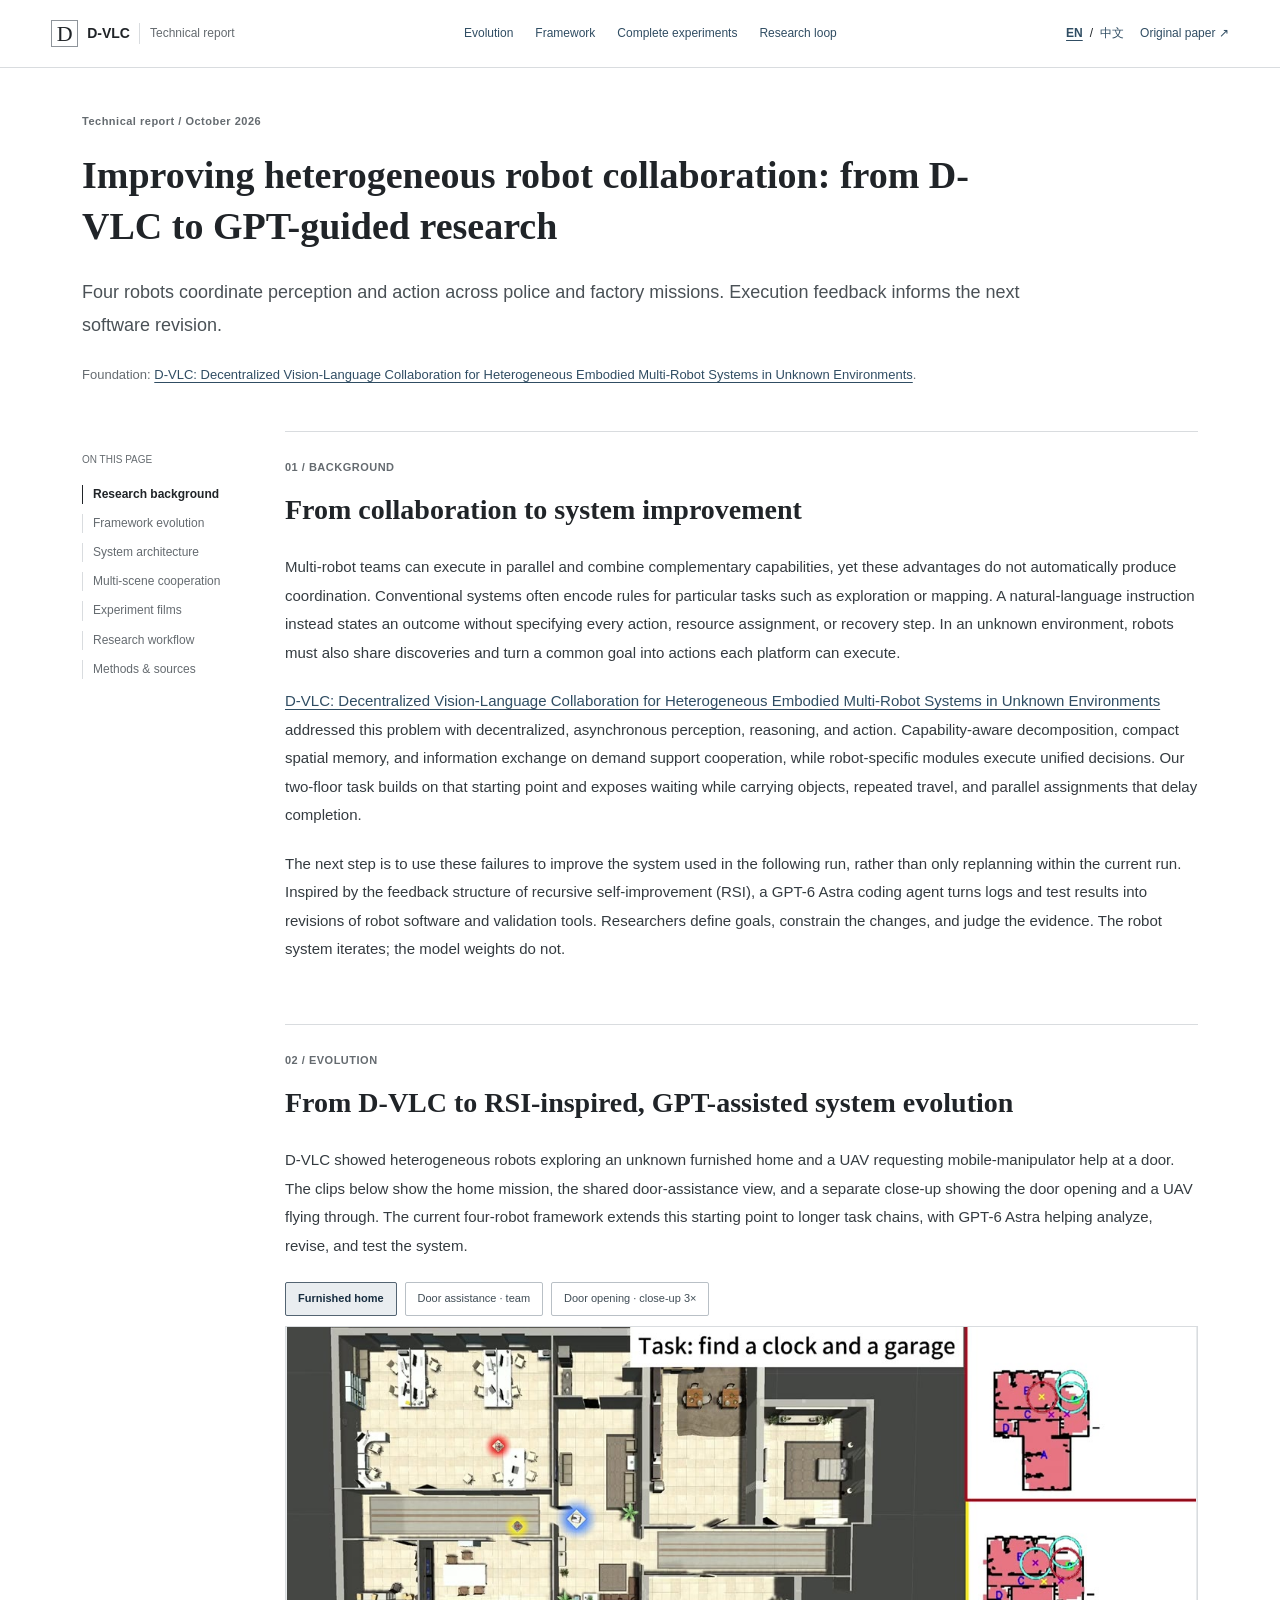
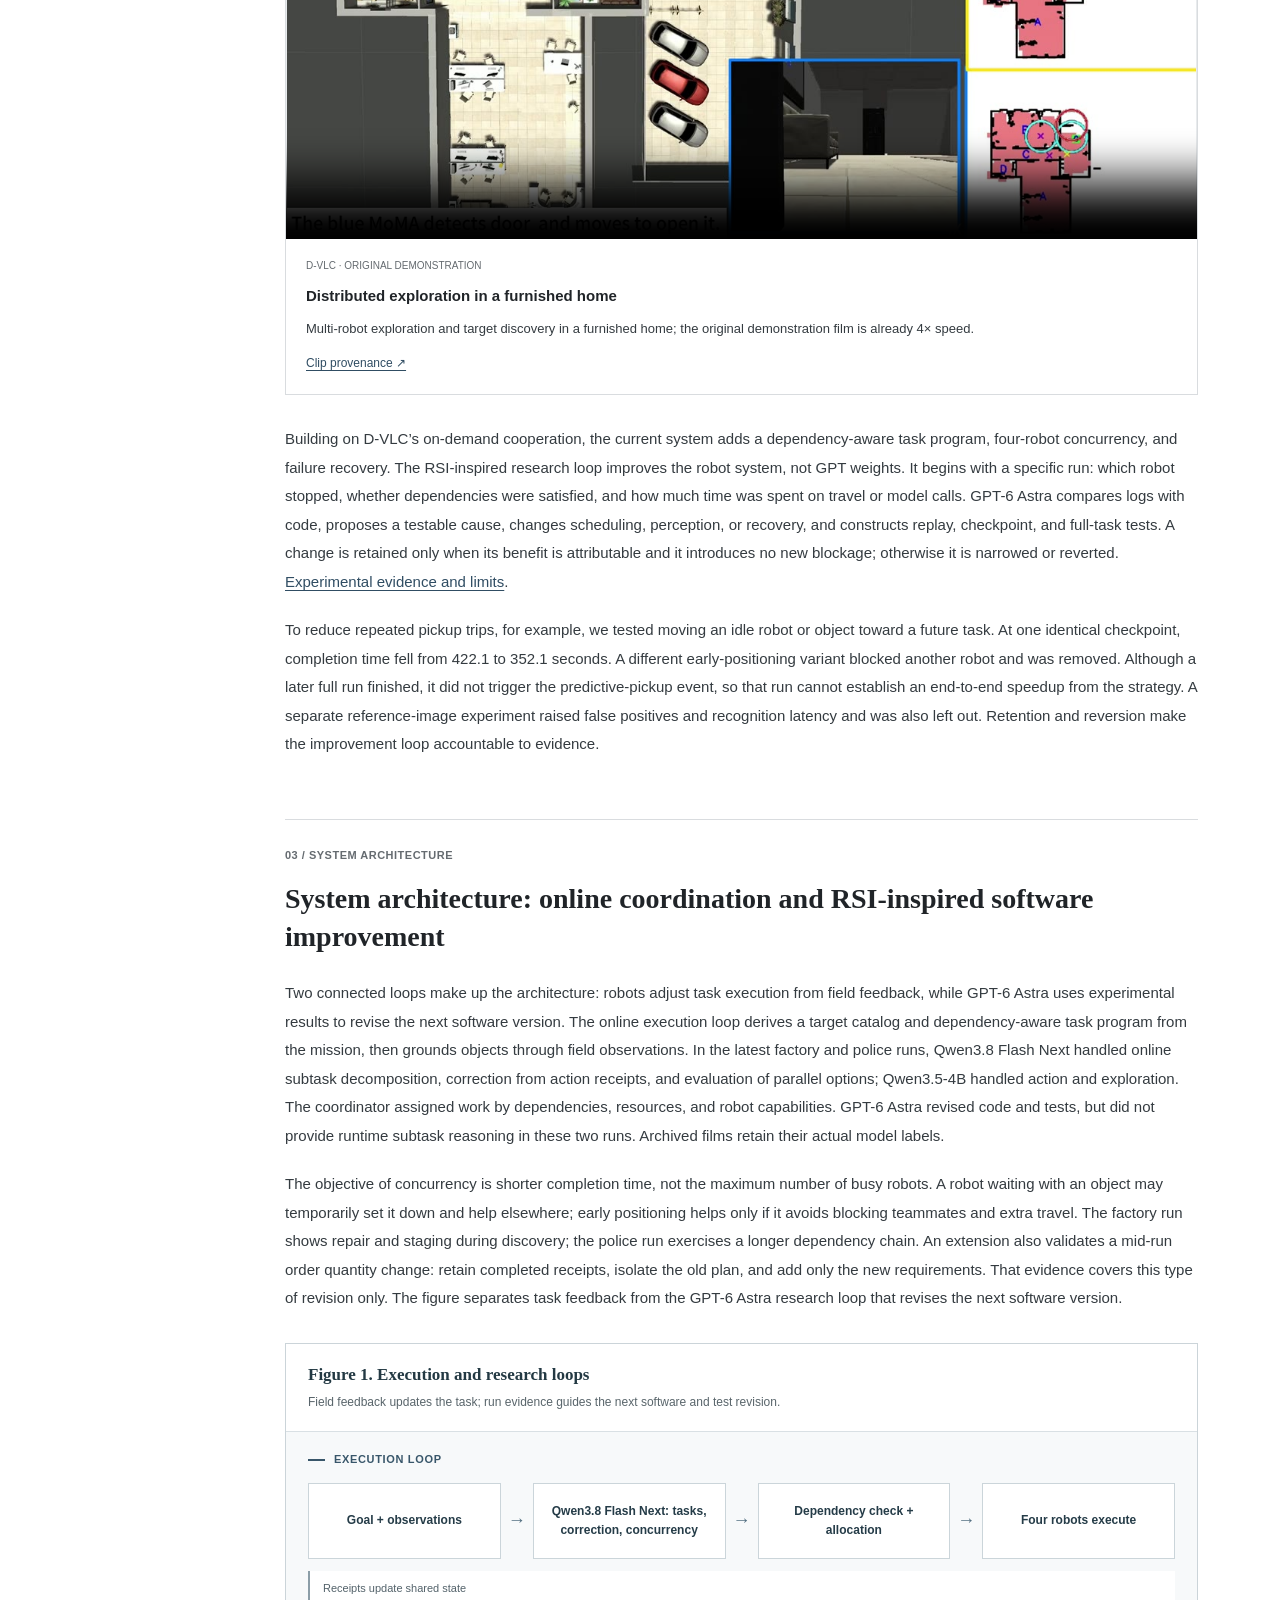
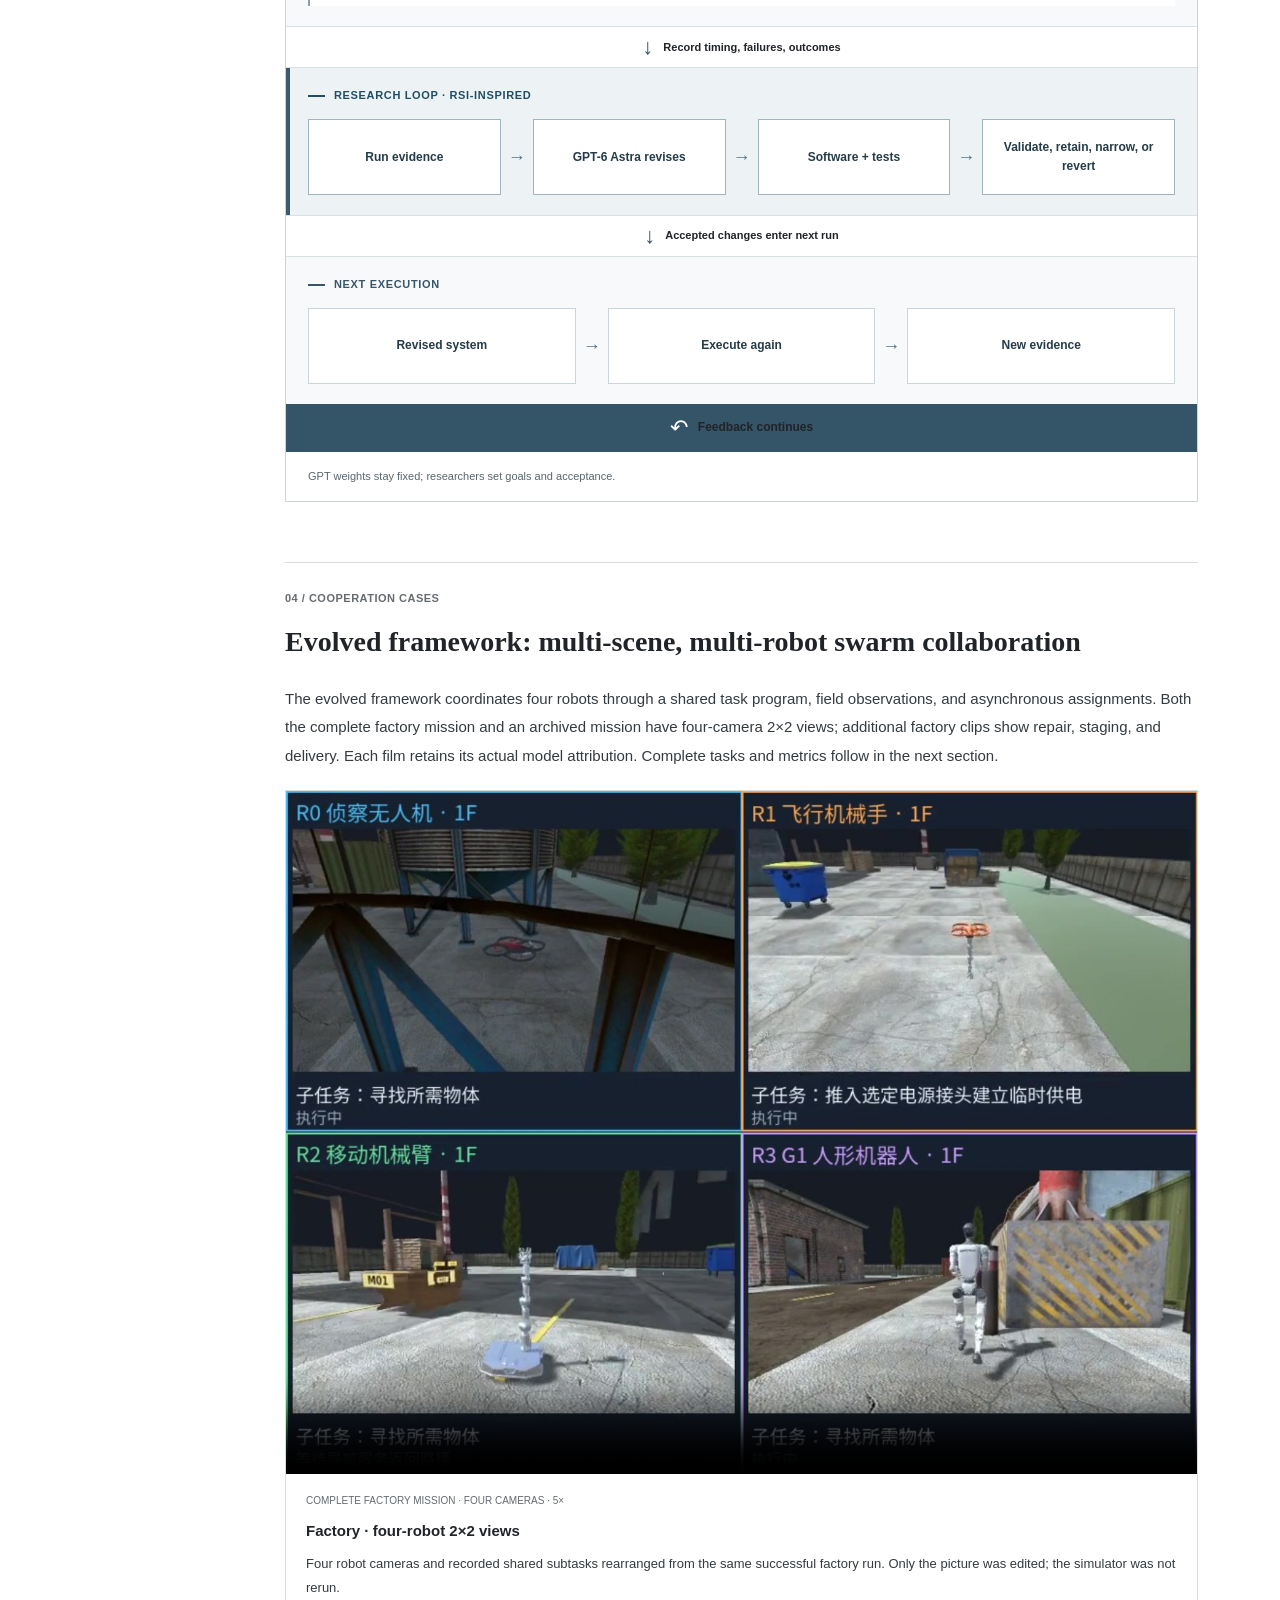
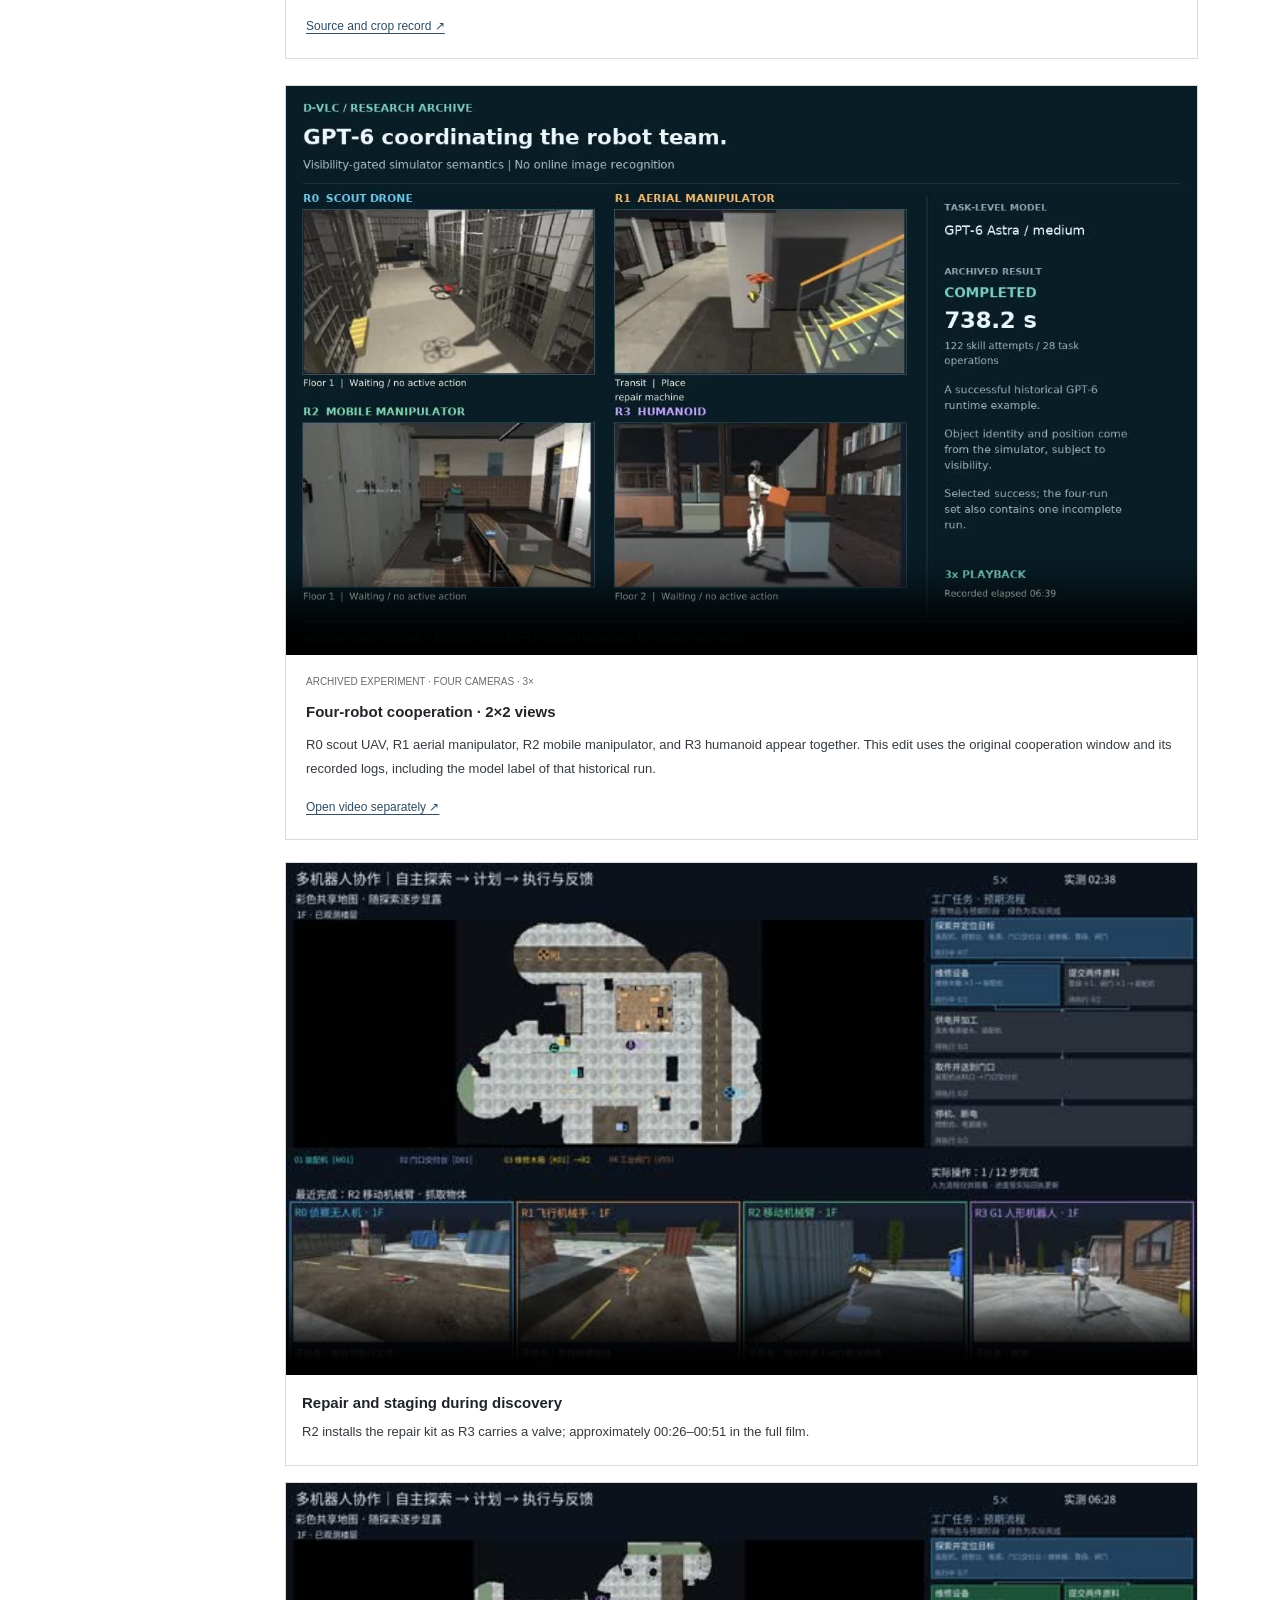
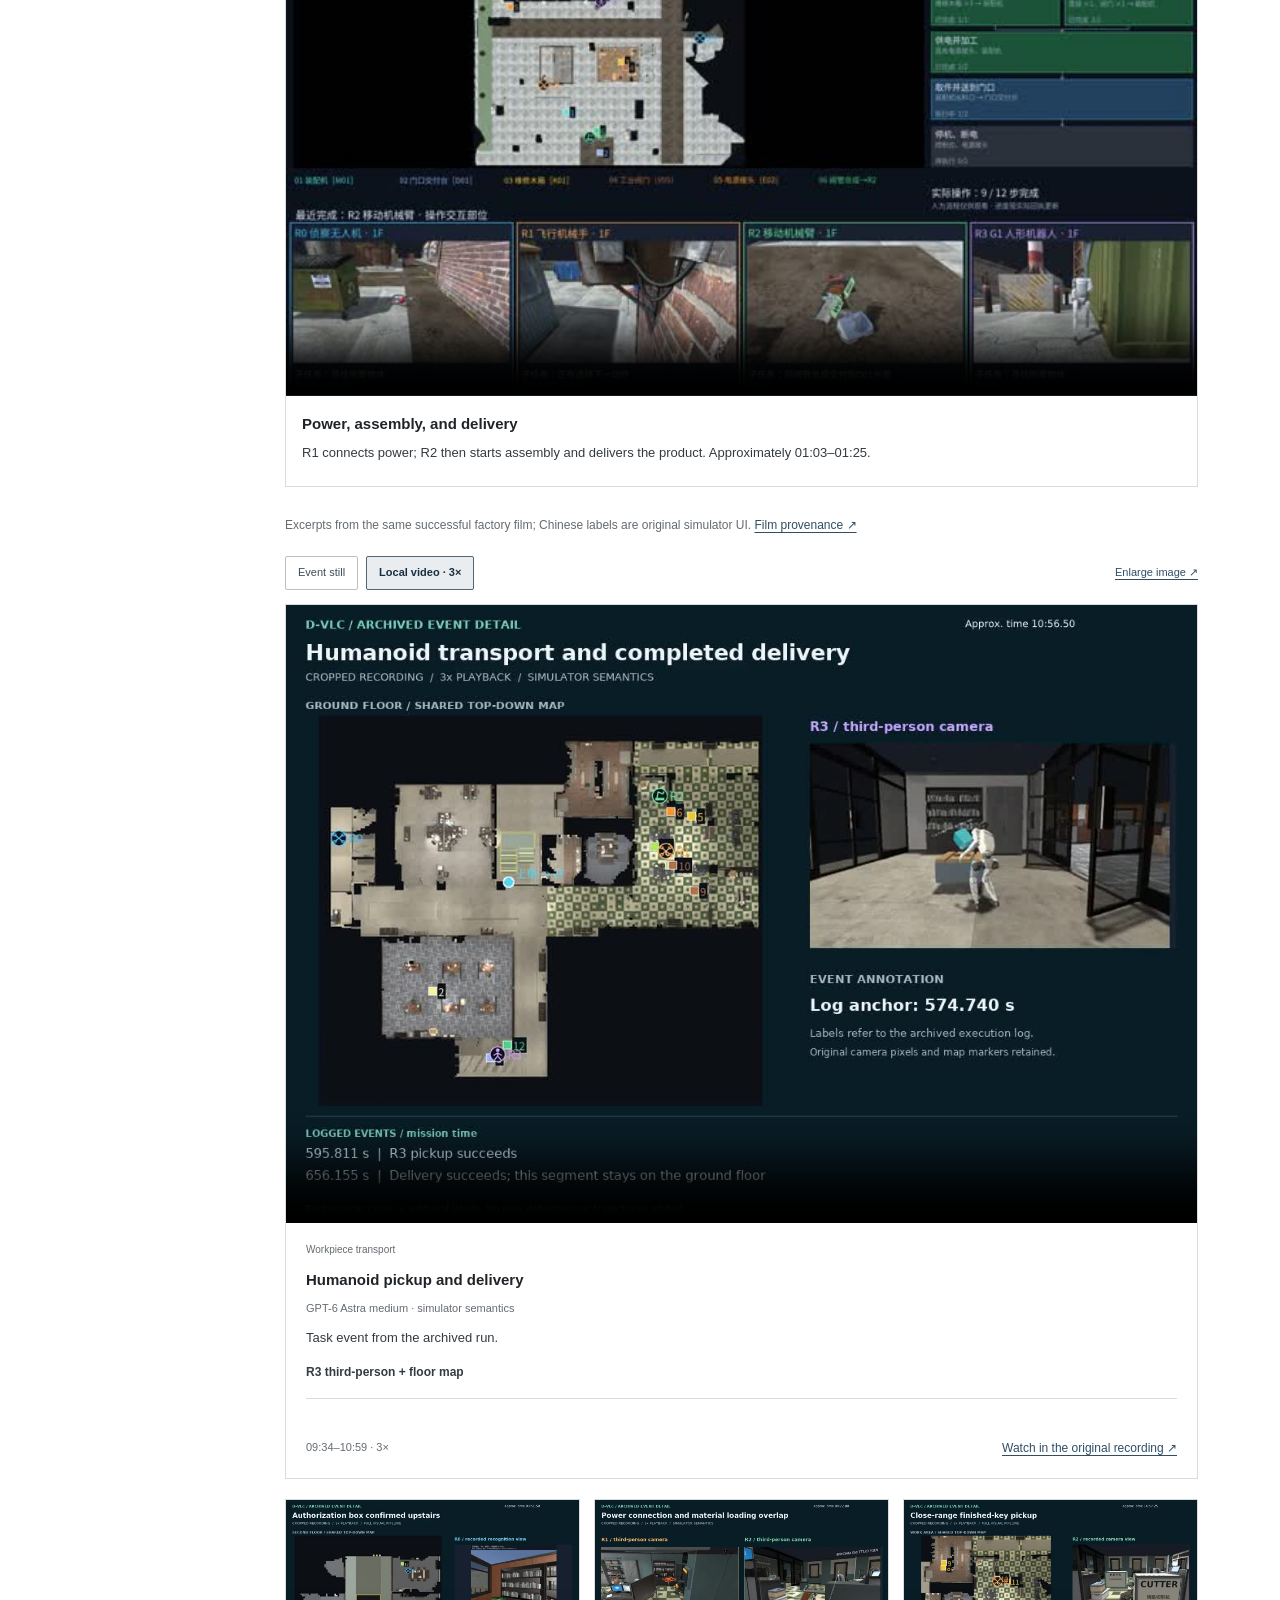
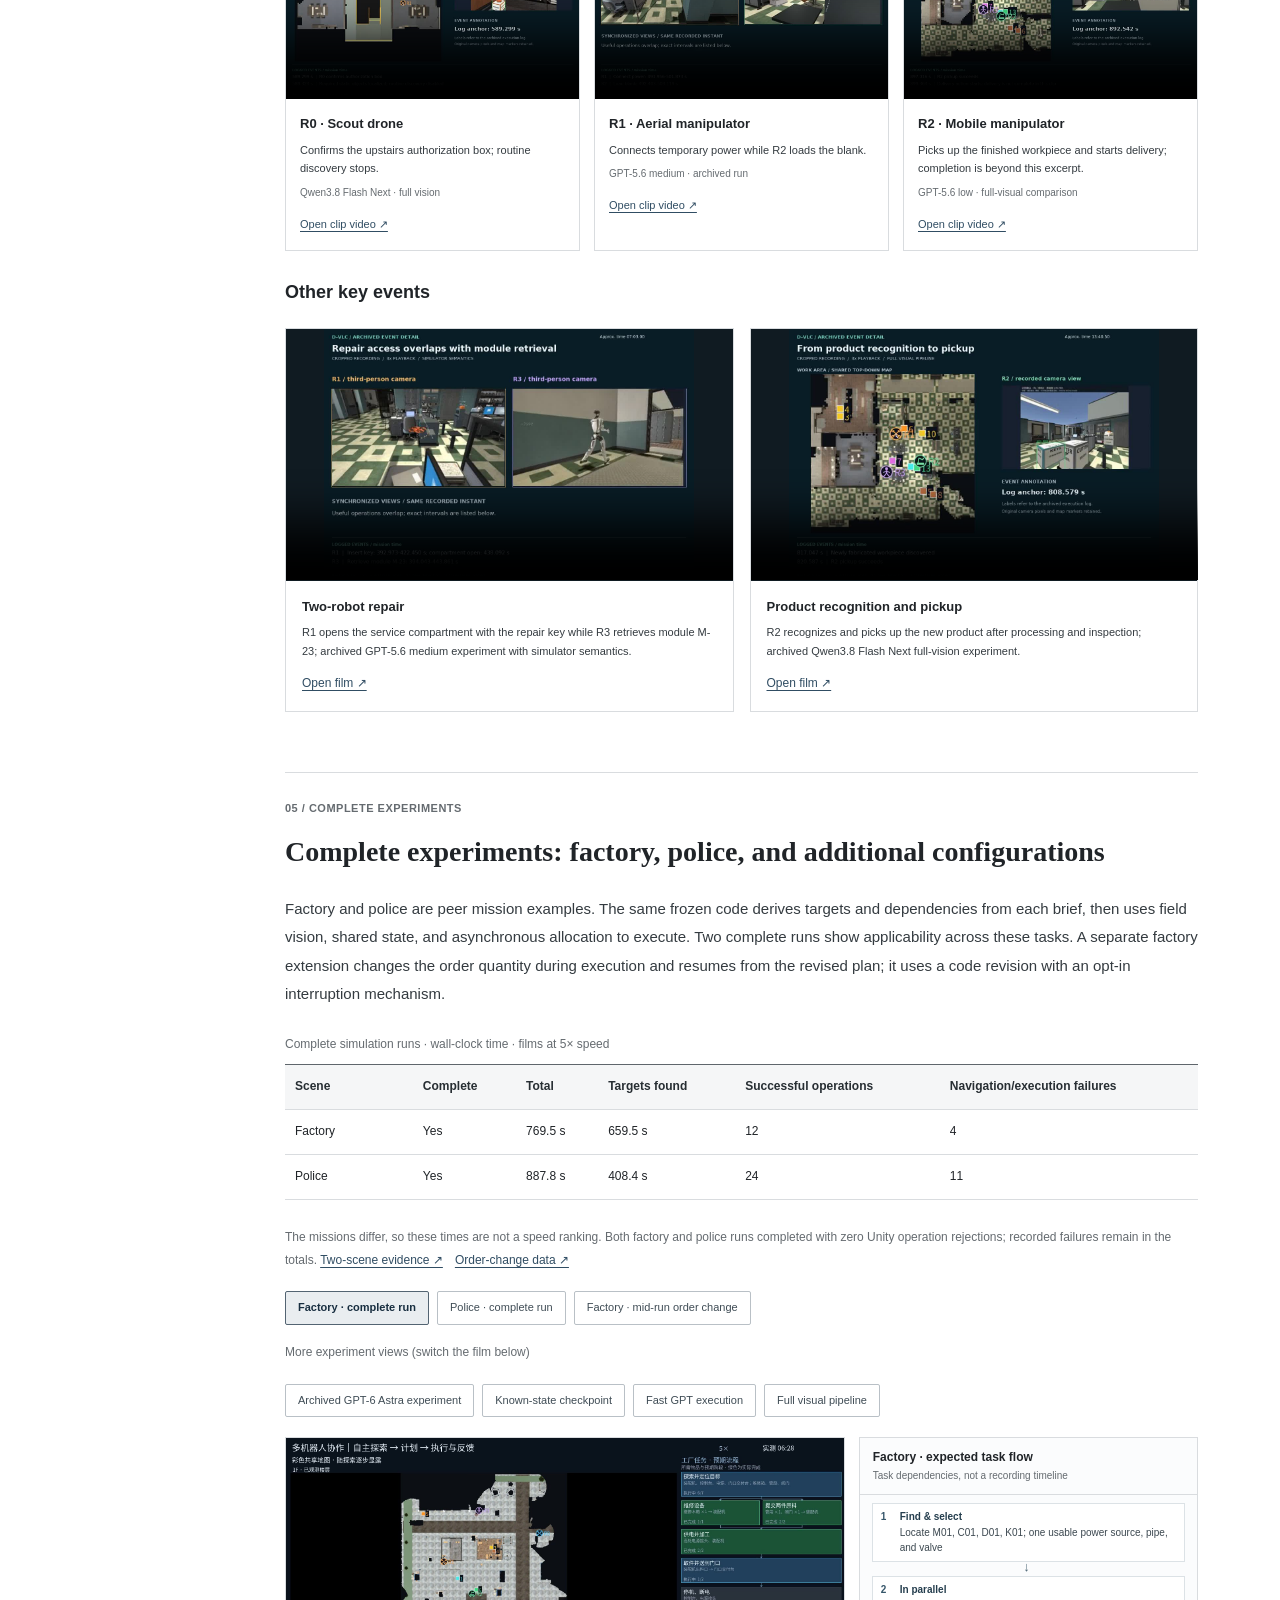
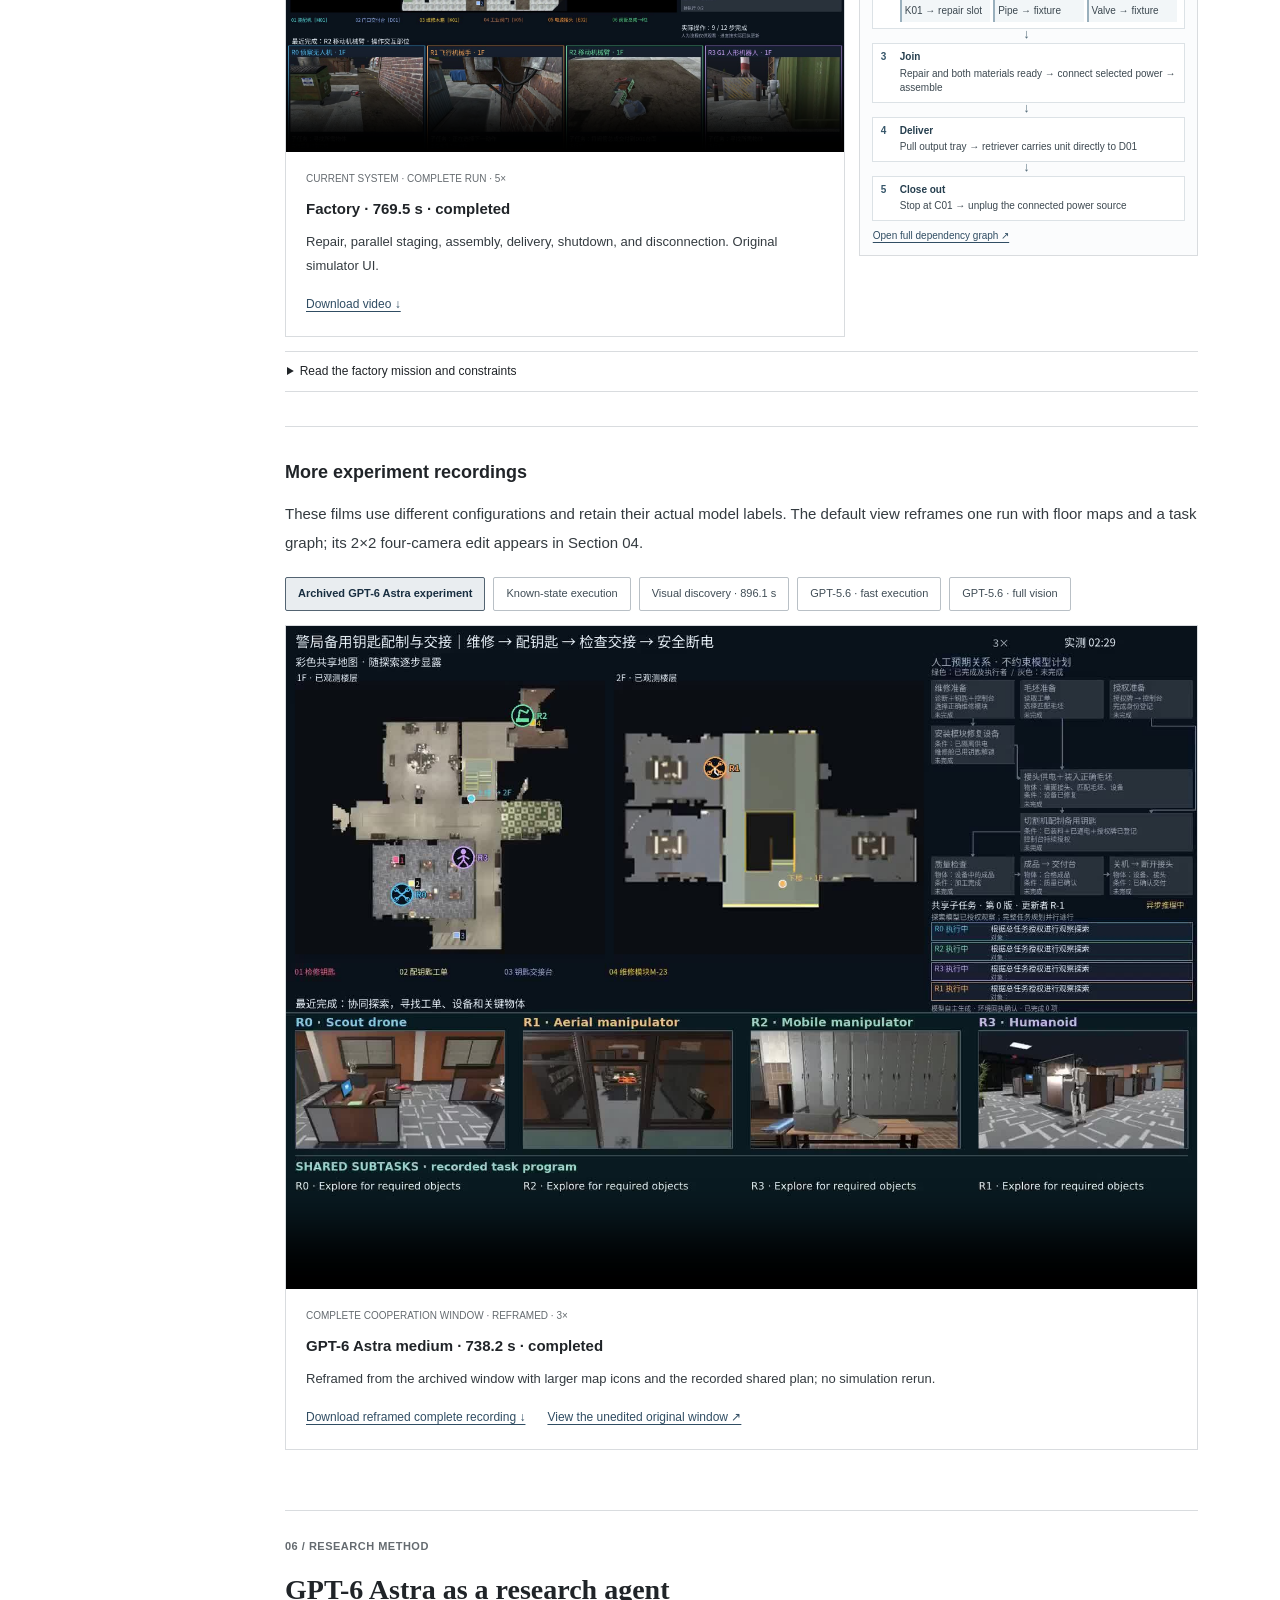
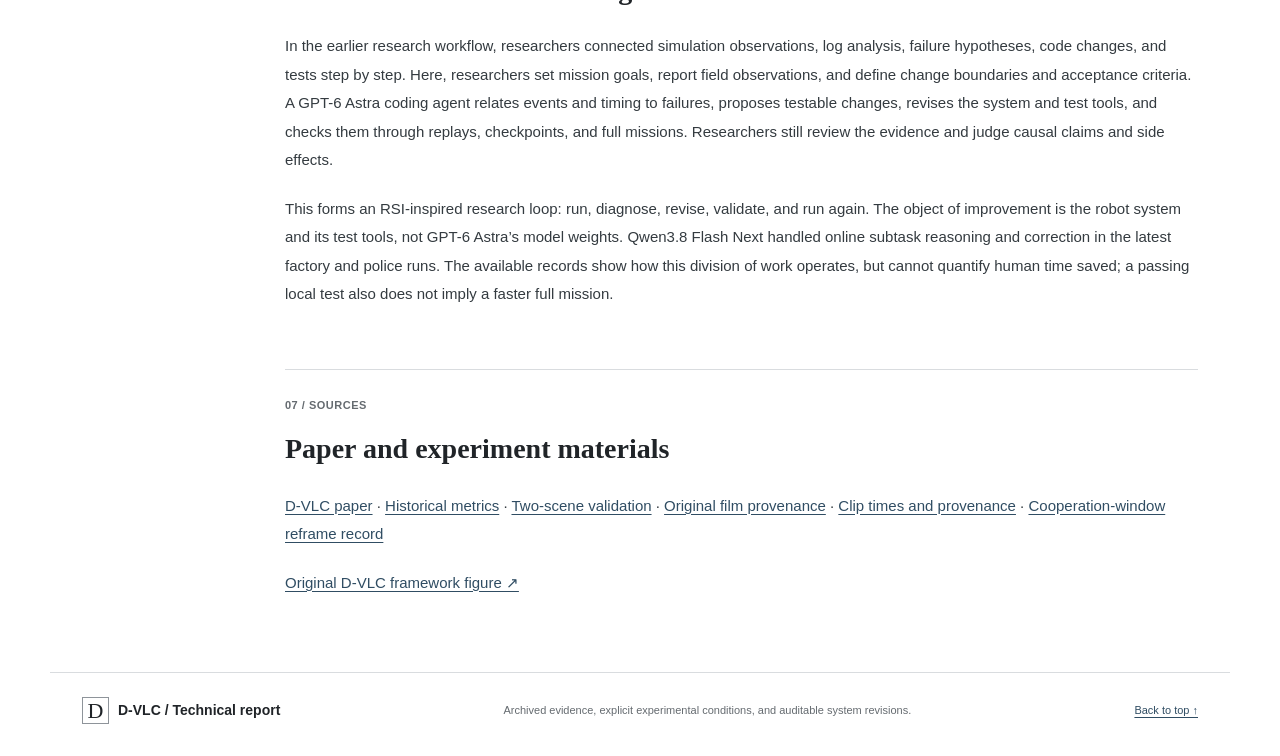
<file: index.html>
<!DOCTYPE html>

<html lang="en">
<head>
<meta charset="utf-8"/><meta content="width=device-width,initial-scale=1" name="viewport"/>
<title>Extending D-VLC Through GPT-Assisted Research</title>
<meta content="From the original D-VLC framework to a GPT-assisted research loop for four-robot, two-floor collaboration. Architecture, successful police and factory runs, archived experiments, and auditable research iteration." name="description"/>
<meta content="#123d3b" name="theme-color"/><link href="assets/favicon.svg" rel="icon" type="image/svg+xml"/><link href="style.css?v=13" rel="stylesheet"/>
<link href="index.html" hreflang="en" rel="alternate"/><link href="zh.html" hreflang="zh-CN" rel="alternate"/></head>
<body>
<header class="masthead"><a class="brand" href="#top"><span class="brand-icon">D</span> D-VLC <span class="brand-sub">Technical report</span></a><nav aria-label="Main navigation"><a href="#evolution">Evolution</a><a href="#framework">Framework</a><a href="#demos">Complete experiments</a><a href="#research">Research loop</a></nav><div class="header-links"><div aria-label="Language / 语言" class="language-switch"><a aria-current="page" href="index.html" lang="en">EN</a><span>/</span><a href="zh.html" lang="zh-CN">中文</a></div><a class="paper-link" href="https://arxiv.org/abs/2607.29009" rel="noreferrer" target="_blank">Original paper ↗</a></div></header>
<main id="top">
<section class="hero wrap">
<div class="eyebrow"><span class="dot"></span> Technical report / October 2026</div>
<h1>Improving heterogeneous robot collaboration: from D-VLC to GPT-guided research</h1>
<div class="hero-bottom"><p class="dek">Four robots coordinate perception and action across police and factory missions. Execution feedback informs the next software revision.</p></div><p class="foundation-citation">Foundation: <a href="https://arxiv.org/abs/2607.29009">D-VLC: Decentralized Vision-Language Collaboration for Heterogeneous Embodied Multi-Robot Systems in Unknown Environments</a>.</p>
</section>
<div class="article-layout wrap"><aside class="contents"><span>ON THIS PAGE</span><a href="#question">Research background</a><a href="#evolution">Framework evolution</a><a href="#framework">System architecture</a><a href="#highlights">Multi-scene cooperation</a><a href="#demos">Experiment films</a><a href="#research">Research workflow</a><a href="#sources">Methods &amp; sources</a></aside>
<article>
<section class="prose" id="question"><div class="section-number">01 / BACKGROUND</div><h2>From collaboration to system improvement</h2><p>Multi-robot teams can execute in parallel and combine complementary capabilities, yet these advantages do not automatically produce coordination. Conventional systems often encode rules for particular tasks such as exploration or mapping. A natural-language instruction instead states an outcome without specifying every action, resource assignment, or recovery step. In an unknown environment, robots must also share discoveries and turn a common goal into actions each platform can execute.</p><p><a href="https://arxiv.org/abs/2607.29009">D-VLC: Decentralized Vision-Language Collaboration for Heterogeneous Embodied Multi-Robot Systems in Unknown Environments</a> addressed this problem with decentralized, asynchronous perception, reasoning, and action. Capability-aware decomposition, compact spatial memory, and information exchange on demand support cooperation, while robot-specific modules execute unified decisions. Our two-floor task builds on that starting point and exposes waiting while carrying objects, repeated travel, and parallel assignments that delay completion.</p><p>The next step is to use these failures to improve the system used in the following run, rather than only replanning within the current run. Inspired by the feedback structure of recursive self-improvement (RSI), a GPT-6 Astra coding agent turns logs and test results into revisions of robot software and validation tools. Researchers define goals, constrain the changes, and judge the evidence. The robot system iterates; the model weights do not.</p></section>
<section id="evolution"><div class="section-number">02 / EVOLUTION</div><h2>From D-VLC to RSI-inspired, GPT-assisted system evolution</h2><p>D-VLC showed heterogeneous robots exploring an unknown furnished home and a UAV requesting mobile-manipulator help at a door. The clips below show the home mission, the shared door-assistance view, and a separate close-up showing the door opening and a UAV flying through. The current four-robot framework extends this starting point to longer task chains, with GPT-6 Astra helping analyze, revise, and test the system.</p><div class="origin-gallery"><div class="demo-tabs origin-tabs" role="group" aria-label="Original D-VLC demonstration clips"><button aria-pressed="true" class="active" data-origin="home" type="button">Furnished home</button><button aria-pressed="false" class="" data-origin="door-team" type="button">Door assistance · team</button><button aria-pressed="false" class="" data-origin="door-closeup" type="button">Door opening · close-up 3×</button></div><figure class="video-figure origin-feature"><video id="origin-video" aria-label="Distributed exploration in a furnished home" controls playsinline preload="metadata" poster="assets/dvlc/home-exploration-poster.jpg" src="assets/dvlc/home-exploration-4x.mp4"></video><figcaption><span class="experiment-tag">D-VLC · ORIGINAL DEMONSTRATION</span><strong id="origin-title">Distributed exploration in a furnished home</strong><p id="origin-description">Multi-robot exploration and target discovery in a furnished home; the original demonstration film is already 4× speed.</p><a href="assets/dvlc/provenance.json">Clip provenance ↗</a></figcaption></figure></div><p>Building on D-VLC’s on-demand cooperation, the current system adds a dependency-aware task program, four-robot concurrency, and failure recovery. The RSI-inspired research loop improves the robot system, not GPT weights. It begins with a specific run: which robot stopped, whether dependencies were satisfied, and how much time was spent on travel or model calls. GPT-6 Astra compares logs with code, proposes a testable cause, changes scheduling, perception, or recovery, and constructs replay, checkpoint, and full-task tests. A change is retained only when its benefit is attributable and it introduces no new blockage; otherwise it is narrowed or reverted. <a href="assets/evidence.json">Experimental evidence and limits</a>.</p><p>To reduce repeated pickup trips, for example, we tested moving an idle robot or object toward a future task. At one identical checkpoint, completion time fell from 422.1 to 352.1 seconds. A different early-positioning variant blocked another robot and was removed. Although a later full run finished, it did not trigger the predictive-pickup event, so that run cannot establish an end-to-end speedup from the strategy. A separate reference-image experiment raised false positives and recognition latency and was also left out. Retention and reversion make the improvement loop accountable to evidence.</p></section>
<section id="framework"><div class="section-number">03 / SYSTEM ARCHITECTURE</div><h2>System architecture: online coordination and RSI-inspired software improvement</h2><p>Two connected loops make up the architecture: robots adjust task execution from field feedback, while GPT-6 Astra uses experimental results to revise the next software version. The online execution loop derives a target catalog and dependency-aware task program from the mission, then grounds objects through field observations. In the latest factory and police runs, Qwen3.8 Flash Next handled online subtask decomposition, correction from action receipts, and evaluation of parallel options; Qwen3.5-4B handled action and exploration. The coordinator assigned work by dependencies, resources, and robot capabilities. GPT-6 Astra revised code and tests, but did not provide runtime subtask reasoning in these two runs. Archived films retain their actual model labels.</p><p>The objective of concurrency is shorter completion time, not the maximum number of busy robots. A robot waiting with an object may temporarily set it down and help elsewhere; early positioning helps only if it avoids blocking teammates and extra travel. The factory run shows repair and staging during discovery; the police run exercises a longer dependency chain. An extension also validates a mid-run order quantity change: retain completed receipts, isolate the old plan, and add only the new requirements. That evidence covers this type of revision only. The figure separates task feedback from the GPT-6 Astra research loop that revises the next software version.</p><figure aria-labelledby="system-cycle-title" class="system-cycle">
<figcaption id="system-cycle-title"><strong>Figure 1. Execution and research loops</strong><span>Field feedback updates the task; run evidence guides the next software and test revision.</span></figcaption>
<div class="cycle-stage cycle-execution"><div class="cycle-label">EXECUTION LOOP</div><div class="cycle-steps"><div class="cycle-step">Goal + observations</div><span aria-hidden="true" class="cycle-arrow">→</span><div class="cycle-step">Qwen3.8 Flash Next: tasks, correction, concurrency</div><span aria-hidden="true" class="cycle-arrow">→</span><div class="cycle-step">Dependency check + allocation</div><span aria-hidden="true" class="cycle-arrow">→</span><div class="cycle-step">Four robots execute</div></div><div class="cycle-return">Receipts update shared state</div></div>
<div class="cycle-transfer"><span aria-hidden="true">↓</span><strong>Record timing, failures, outcomes</strong></div>
<div class="cycle-stage cycle-research"><div class="cycle-label">RESEARCH LOOP · RSI-INSPIRED</div><div class="cycle-steps"><div class="cycle-step">Run evidence</div><span aria-hidden="true" class="cycle-arrow">→</span><div class="cycle-step">GPT-6 Astra revises</div><span aria-hidden="true" class="cycle-arrow">→</span><div class="cycle-step">Software + tests</div><span aria-hidden="true" class="cycle-arrow">→</span><div class="cycle-step">Validate, retain, narrow, or revert</div></div></div>
<div class="cycle-transfer"><span aria-hidden="true">↓</span><strong>Accepted changes enter next run</strong></div>
<div class="cycle-stage cycle-next"><div class="cycle-label">NEXT EXECUTION</div><div class="cycle-steps"><div class="cycle-step">Revised system</div><span aria-hidden="true" class="cycle-arrow">→</span><div class="cycle-step">Execute again</div><span aria-hidden="true" class="cycle-arrow">→</span><div class="cycle-step">New evidence</div></div></div>
<div class="cycle-recurrence"><span aria-hidden="true">↶</span><strong>Feedback continues</strong></div>
<p class="figure-note">GPT weights stay fixed; researchers set goals and acceptance.</p>
</figure></section>
<section id="highlights"><div class="section-number">04 / COOPERATION CASES</div><h2>Evolved framework: multi-scene, multi-robot swarm collaboration</h2><p>The evolved framework coordinates four robots through a shared task program, field observations, and asynchronous assignments. Both the complete factory mission and an archived mission have four-camera 2×2 views; additional factory clips show repair, staging, and delivery. Each film retains its actual model attribution. Complete tasks and metrics follow in the next section.</p><figure class="video-figure factory-four-camera-feature"><video aria-label="Factory mission four-robot third-person 2×2 film at five times speed" controls playsinline preload="none" poster="assets/scenes/factory-four-camera-poster.jpg" src="assets/scenes/factory-four-camera-5x.mp4"></video><figcaption><span class="experiment-tag">COMPLETE FACTORY MISSION · FOUR CAMERAS · 5×</span><strong>Factory · four-robot 2×2 views</strong><p>Four robot cameras and recorded shared subtasks rearranged from the same successful factory run. Only the picture was edited; the simulator was not rerun.</p><a href="assets/scenes/factory-four-camera-provenance.json">Source and crop record ↗</a></figcaption></figure><figure class="video-figure four-camera-feature"><video aria-label="Four robot third-person cameras in a 2×2 archived film" controls playsinline preload="metadata" poster="assets/gpt6-semantic.jpg?v=3" src="assets/gpt6-semantic.mp4?v=3"></video><figcaption><span class="experiment-tag">ARCHIVED EXPERIMENT · FOUR CAMERAS · 3×</span><strong>Four-robot cooperation · 2×2 views</strong><p>R0 scout UAV, R1 aerial manipulator, R2 mobile manipulator, and R3 humanoid appear together. This edit uses the original cooperation window and its recorded logs, including the model label of that historical run.</p><a href="assets/gpt6-semantic.mp4?v=3" target="_blank" rel="noopener">Open video separately ↗</a></figcaption></figure><div class="scene-clips"><figure class="video-figure"><video controls playsinline preload="none" poster="assets/scenes/factory-32.jpg" src="assets/scenes/factory-repair-and-staging.mp4" aria-label="Factory repair and staging clip"></video><figcaption><strong>Repair and staging during discovery</strong><p>R2 installs the repair kit as R3 carries a valve; approximately 00:26–00:51 in the full film.</p></figcaption></figure><figure class="video-figure"><video controls playsinline preload="none" poster="assets/scenes/factory-78.jpg" src="assets/scenes/factory-power-and-delivery.mp4" aria-label="Factory power, assembly and delivery clip"></video><figcaption><strong>Power, assembly, and delivery</strong><p>R1 connects power; R2 then starts assembly and delivers the product. Approximately 01:03–01:25.</p></figcaption></figure></div><p class="figure-note">Excerpts from the same successful factory film; Chinese labels are original simulator UI. <a href="assets/scenes/evidence.json">Film provenance ↗</a></p><div aria-label="Detail view mode" class="focus-controls" role="group"><button aria-pressed="false" data-focus-mode="still" type="button">Event still</button><button aria-pressed="true" class="selected" data-focus-mode="video" type="button">Local video · 3×</button><a href="assets/focus/humanoid-delivery.jpg" id="highlight-fullsize" target="_blank">Enlarge image ↗</a></div><figure class="video-figure highlight-feature"><img alt="R3 third-person view and ground-floor map" height="760" hidden id="highlight-still" src="assets/focus/humanoid-delivery.jpg" width="1120"/><video aria-label="Selected highlight" controls="" id="highlight-video" playsinline="" poster="assets/focus/humanoid-delivery.jpg" preload="none" src="assets/focus/humanoid-delivery.mp4"></video><figcaption aria-live="polite"><span class="experiment-tag" id="highlight-tag">Workpiece transport</span><strong id="highlight-title">Humanoid pickup and delivery</strong><span class="clip-source" id="highlight-run">GPT-6 Astra medium · simulator semantics</span><p id="highlight-description">Task event from the archived run.</p><p class="view-label" id="highlight-view">R3 third-person + floor map</p><ol class="event-ledger" id="highlight-events"></ol><div class="clip-meta"><span id="highlight-time">09:34–10:59 · 3×</span><a data-context="humanoid-delivery" href="#archive" id="highlight-context">Watch in the original recording ↗</a></div></figcaption></figure><div class="robot-video-grid" aria-label="Clips from the other three robots"><figure class="video-figure robot-clip"><video aria-label="R0 · Scout drone · Confirms the upstairs authorization box; routine discovery stops." controls playsinline preload="none" poster="assets/focus/recognition-authorization.jpg" src="assets/focus/recognition-authorization.mp4"></video><figcaption><strong>R0 · Scout drone</strong><p>Confirms the upstairs authorization box; routine discovery stops.</p><span class="clip-source">Qwen3.8 Flash Next · full vision</span><a href="assets/focus/recognition-authorization.mp4" target="_blank" rel="noopener">Open clip video ↗</a></figcaption></figure><figure class="video-figure robot-clip"><video aria-label="R1 · Aerial manipulator · Connects temporary power while R2 loads the blank." controls playsinline preload="none" poster="assets/focus/power-and-loading.jpg" src="assets/focus/power-and-loading.mp4"></video><figcaption><strong>R1 · Aerial manipulator</strong><p>Connects temporary power while R2 loads the blank.</p><span class="clip-source">GPT-5.6 medium · archived run</span><a href="assets/focus/power-and-loading.mp4" target="_blank" rel="noopener">Open clip video ↗</a></figcaption></figure><figure class="video-figure robot-clip"><video aria-label="R2 · Mobile manipulator · Picks up the finished workpiece and starts delivery; completion is beyond this excerpt." controls playsinline preload="none" poster="assets/focus/close-pickup.jpg" src="assets/focus/close-pickup.mp4"></video><figcaption><strong>R2 · Mobile manipulator</strong><p>Picks up the finished workpiece and starts delivery; completion is beyond this excerpt.</p><span class="clip-source">GPT-5.6 low · full-visual comparison</span><a href="assets/focus/close-pickup.mp4" target="_blank" rel="noopener">Open clip video ↗</a></figcaption></figure></div><div class="focus-extra-clips"><h3>Other key events</h3><div class="scene-clips secondary-clips"><figure class="video-figure"><video aria-label="R1 and R3 coordinate repair" controls playsinline preload="none" poster="assets/focus/parallel-repair.jpg" src="assets/focus/parallel-repair.mp4"></video><figcaption><strong>Two-robot repair</strong><p>R1 opens the service compartment with the repair key while R3 retrieves module M-23; archived GPT-5.6 medium experiment with simulator semantics.</p><a href="assets/focus/parallel-repair.mp4" target="_blank" rel="noopener">Open film ↗</a></figcaption></figure><figure class="video-figure"><video aria-label="R2 recognizes and picks up the new product" controls playsinline preload="none" poster="assets/focus/recognition-product.jpg" src="assets/focus/recognition-product.mp4"></video><figcaption><strong>Product recognition and pickup</strong><p>R2 recognizes and picks up the new product after processing and inspection; archived Qwen3.8 Flash Next full-vision experiment.</p><a href="assets/focus/recognition-product.mp4" target="_blank" rel="noopener">Open film ↗</a></figcaption></figure></div></div></section><section id="demos"><span id="multi-scene" class="fragment-alias" aria-hidden="true"></span><div class="section-number">05 / COMPLETE EXPERIMENTS</div><h2>Complete experiments: factory, police, and additional configurations</h2><p>Factory and police are peer mission examples. The same frozen code derives targets and dependencies from each brief, then uses field vision, shared state, and asynchronous allocation to execute. Two complete runs show applicability across these tasks. A separate factory extension changes the order quantity during execution and resumes from the revised plan; it uses a code revision with an opt-in interruption mechanism.</p><div class="table-scroll"><table class="scene-table"><caption>Complete simulation runs · wall-clock time · films at 5× speed</caption><thead><tr><th>Scene</th><th>Complete</th><th>Total</th><th>Targets found</th><th>Successful operations</th><th>Navigation/execution failures</th></tr></thead><tbody><tr><td>Factory</td><td>Yes</td><td>769.5 s</td><td>659.5 s</td><td>12</td><td>4</td></tr><tr><td>Police</td><td>Yes</td><td>887.8 s</td><td>408.4 s</td><td>24</td><td>11</td></tr></tbody></table></div><p class="scene-note">The missions differ, so these times are not a speed ranking. Both factory and police runs completed with zero Unity operation rejections; recorded failures remain in the totals. <a href="assets/scenes/evidence.json">Two-scene evidence ↗</a>　<a href="assets/scenes/factory-order-change-evidence.json">Order-change data ↗</a></p><div aria-label="Choose experiment" class="demo-tabs" role="group"><button aria-pressed="true" class="active" data-demo="factory">Factory · complete run</button><button aria-pressed="false" data-demo="police">Police · complete run</button><button aria-pressed="false" data-demo="factory-update">Factory · mid-run order change</button></div><div class="additional-film-tabs"><p class="selector-label">More experiment views (switch the film below)</p><div class="demo-tabs"><button aria-pressed="false" data-demo="gpt6-semantic">Archived GPT-6 Astra experiment</button><button aria-pressed="false" data-demo="known-state">Known-state checkpoint</button><button aria-pressed="false" data-demo="gpt56-semantic">Fast GPT execution</button><button aria-pressed="false" data-demo="gpt56-visual">Full visual pipeline</button></div></div><div class="mission-showcase"><figure class="video-figure"><video aria-label="Factory complete run at five times speed" class="current-scene" controls id="experiment-video" playsinline poster="assets/scenes/factory-poster.jpg" preload="metadata" src="assets/scenes/factory-full-5x.mp4"></video><figcaption><span class="experiment-tag" id="demo-tag">CURRENT SYSTEM · COMPLETE RUN · 5×</span><strong id="demo-title">Factory · 769.5 s · completed</strong><p id="demo-description">Repair, parallel staging, assembly, delivery, shutdown, and disconnection. Original simulator UI.</p><a download href="assets/scenes/factory-full-5x.mp4" id="demo-download">Download video ↓</a></figcaption></figure><aside class="mission-flow-side"><figure class="compact-flow" data-mission-panel="factory" aria-label="Factory · expected task flow"><figcaption><strong>Factory · expected task flow</strong><span>Task dependencies, not a recording timeline</span></figcaption><ol class="flow-steps"><li><b>Find & select</b><span>Locate M01, C01, D01, K01; one usable power source, pipe, and valve</span></li><li><b>In parallel</b><div class="flow-parallel"><span>K01 → repair slot</span><span>Pipe → fixture</span><span>Valve → fixture</span></div></li><li><b>Join</b><span>Repair and both materials ready → connect selected power → assemble</span></li><li><b>Deliver</b><span>Pull output tray → retriever carries unit directly to D01</span></li><li><b>Close out</b><span>Stop at C01 → unplug the connected power source</span></li></ol><a href="assets/scenes/factory-flow-en.svg" target="_blank" rel="noopener">Open full dependency graph ↗</a></figure><figure class="compact-flow" data-mission-panel="police" hidden aria-label="Police · expected task flow"><figcaption><strong>Police · expected task flow</strong><span>Task dependencies, not a recording timeline</span></figcaption><ol class="flow-steps"><li><b>Find & select</b><span>Read ORDER for blank; diagnose CUTTER for module</span></li><li><b>In parallel</b><div class="flow-parallel"><span>Confirm isolation → KEY opens hatch → module → blank</span><span>PERMIT → CONTROL registration</span></div></li><li><b>Join</b><span>Connect POWER; order, repair, blank, power, and permit ready</span></li><li><b>Two robots</b><span>Robot A holds authorization while B starts; release after success</span></li><li><b>Deliver & close</b><span>Inspect KEYS → deliver → stop at CONTROL → unplug</span></li></ol><a href="assets/scenes/police-flow-en.svg" target="_blank" rel="noopener">Open full dependency graph ↗</a></figure><figure class="compact-flow" data-mission-panel="factory-update" hidden aria-label="Factory · order change during execution"><figcaption><strong>Factory · order change during execution</strong><span>Recorded trigger and revised task dependencies</span></figcaption><ol class="flow-steps"><li><b>Original order</b><span>Repair M01, stage the first pipe and valve; power remains off</span></li><li><b>Mid-run change</b><span>Order 1 → 2 units; pause remaining old-plan actions</span></li><li><b>Preserve and replan</b><span>Keep repair and staging receipts; revision ID rejects stale plans</span></li><li><b>Stage more material</b><div class="flow-parallel"><span>Find and load a second pipe</span><span>Find and load a second valve</span></div></li><li><b>Complete new order</b><span>Connect power → produce two → deliver 2/2 → stop and unplug</span></li></ol><a href="assets/scenes/factory-order-change-evidence.json">Events and acceptance data ↗</a></figure></aside></div><div class="mission-briefs"><div class="mission-brief" data-brief-panel="factory"><details class="mission-text"><summary>Read the factory mission and constraints</summary><div class="detail-body"><p>Explore the idle factory together, repair assembly machine M01, make a valve–pipe unit, and deliver it to D01 just inside the main gate. Finish by shutting down and disconnecting power. Identify seven target categories: M01, C01, D01, K01, one of E01/E02/E03, one of P01/P02/PIPE03/P04, and one of V01–V05. One usable item per alternative class is enough; the other locations are unknown.</p><p>M01 starts isolated with its repair hatch open, and power is disconnected. Install the whole K01 replacement kit in the repair slot; put a pipe and a valve into their respective staging fixtures. Repair and both staging branches may proceed during exploration without waiting for one another. Connect power and begin assembly only after all three are complete. </p><p>Pulling the output tray places the finished unit in the retriever’s hand; that robot delivers directly to D01 without another search or pickup. Then shut down at C01 and unplug the connector actually used. Robots assign work from capabilities and field feedback.</p></div></details></div><div class="mission-brief" data-brief-panel="police" hidden><details class="mission-text"><summary>Read the police mission and constraints</summary><div class="detail-body"><p>Explore the police station together, repair the broken key cutter, make a batch of spare keys from the work order, inspect them, and deliver accepted keys to the handoff desk. Finish by shutting down and disconnecting power. Surface labels are ORDER, CUTTER, CONTROL, KEY, PERMIT, POWER, DELIVERY, and KEYS. Candidate repair modules are M-17/M-23/M-41 and blanks are B-AL/B-CU. The field diagnosis selects the module; the work order selects the blank. Their locations are unknown.</p><p>POWER starts disconnected, so there is no initial unplug step. Confirm isolation before repair; insert KEY, turn the lock, and open the service hatch. Replace the matching module, load the matching blank, then connect power. PERMIT can be brought to CONTROL and registered in parallel.</p><p>After the order is read, repair and blank loading are complete, power is connected, and the permit is registered, one robot must continuously hold the authorization button while another starts CUTTER. Release only after startup succeeds. Inspect the produced KEYS; take and deliver them only if they pass. After delivery, shut down at CONTROL and finally unplug POWER. Robots choose roles from capabilities and field feedback.</p></div></details></div><div class="mission-brief" data-brief-panel="factory-update" hidden><details class="mission-text"><summary>Read the update condition and validation scope</summary><div class="detail-body"><p>The run starts with the original one-unit factory order. After repair and the first pipe and valve are staged, but before power connection or processing, the order changes to two units. The system preserves completed action receipts and stops the remaining old-plan actions. The new plan must find and stage another pipe and valve, produce and deliver two units, then shut down and disconnect power.</p><p>This is a complete run with the opt-in interruption mechanism. It validates a quantity change at this specific stage, not arbitrary mission edits. Exploration and visual recheck failures recovered, but the second pipe search was slow. Ordinary factory and police missions have not received new complete end-to-end runs on this revised code.</p></div></details></div></div><div id="archive" class="archive-subsection"><h3>More experiment recordings</h3><p>These films use different configurations and retain their actual model labels. The default view reframes one run with floor maps and a task graph; its 2×2 four-camera edit appears in Section 04.</p><div aria-label="Choose original recording" class="demo-tabs" role="group"><button aria-pressed="true" class="active" data-archive="gpt6-semantic">Archived GPT-6 Astra experiment</button><button aria-pressed="false" class="" data-archive="known-state">Known-state execution</button><button aria-pressed="false" class="" data-archive="predictive">Visual discovery · 896.1 s</button><button aria-pressed="false" class="" data-archive="gpt56-semantic">GPT-5.6 · fast execution</button><button aria-pressed="false" class="" data-archive="gpt56-visual">GPT-5.6 · full vision</button></div><figure class="video-figure archive-feature reframed"><video aria-label="COMPLETE COOPERATION WINDOW · REFRAMED · 3×" controls="" id="archive-video" playsinline="" poster="assets/archive/gpt6-semantic-reframed-en-3x.jpg?v=5" preload="none" src="assets/archive/gpt6-semantic-reframed-en-3x.mp4?v=5"></video><figcaption aria-live="polite"><span class="experiment-tag" id="archive-tag">COMPLETE COOPERATION WINDOW · REFRAMED · 3×</span><strong id="archive-title">GPT-6 Astra medium · 738.2 s · completed</strong><p id="archive-description">Reframed from the archived window with larger map icons and the recorded shared plan; no simulation rerun.</p><a download="" href="assets/archive/gpt6-semantic-reframed-en-3x.mp4?v=5" id="archive-download">Download reframed complete recording ↓</a><a href="assets/archive/gpt6-semantic-swarm-3x.mp4" id="archive-original">View the unedited original window ↗</a></figcaption></figure></div></section>
<section id="research"><div class="section-number">06 / RESEARCH METHOD</div><h2>GPT-6 Astra as a research agent</h2><p>In the earlier research workflow, researchers connected simulation observations, log analysis, failure hypotheses, code changes, and tests step by step. Here, researchers set mission goals, report field observations, and define change boundaries and acceptance criteria. A GPT-6 Astra coding agent relates events and timing to failures, proposes testable changes, revises the system and test tools, and checks them through replays, checkpoints, and full missions. Researchers still review the evidence and judge causal claims and side effects.</p><p>This forms an RSI-inspired research loop: run, diagnose, revise, validate, and run again. The object of improvement is the robot system and its test tools, not GPT-6 Astra’s model weights. Qwen3.8 Flash Next handled online subtask reasoning and correction in the latest factory and police runs. The available records show how this division of work operates, but cannot quantify human time saved; a passing local test also does not imply a faster full mission.</p></section>
<section id="sources"><div class="section-number">07 / SOURCES</div><h2>Paper and experiment materials</h2><p><a href="https://arxiv.org/abs/2607.29009">D-VLC paper</a> · <a href="assets/evidence.json">Historical metrics</a> · <a href="assets/scenes/evidence.json">Two-scene validation</a> · <a href="assets/archive/manifest.json">Original film provenance</a> · <a href="assets/focus/manifest.json">Clip times and provenance</a> · <a href="assets/gpt6-camera-remaster.json">Cooperation-window reframe record</a></p><p><a href="assets/paper/dvlc-figure-2.png">Original D-VLC framework figure ↗</a></p></section>
</article></div>
</main>
<footer class="wrap"><a class="brand" href="#top"><span class="brand-icon">D</span> D-VLC / Technical report</a><p>Archived evidence, explicit experimental conditions, and auditable system revisions.</p><a href="#top">Back to top ↑</a></footer>
<script src="app.js?v=9"></script>
<script src="media-catalog.js?v=6"></script><script src="media-gallery.js?v=4"></script></body></html>
</file>
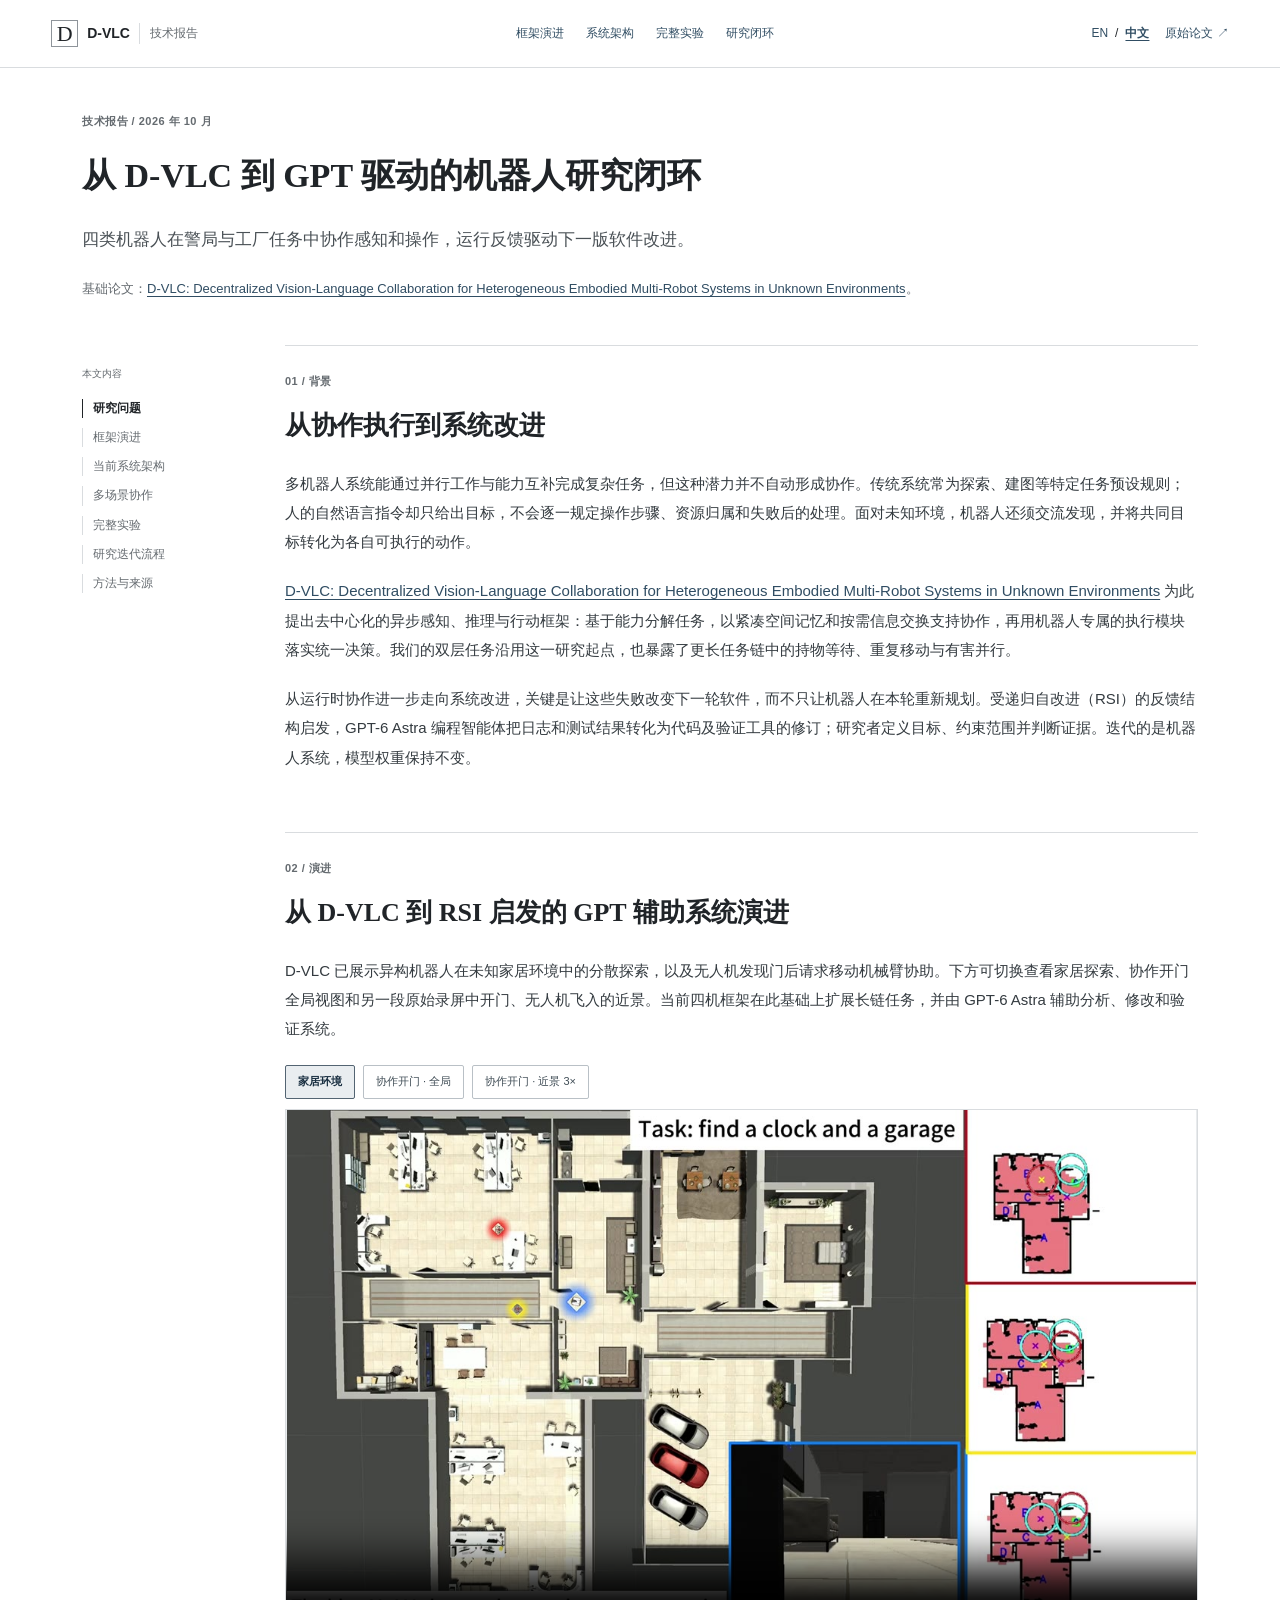
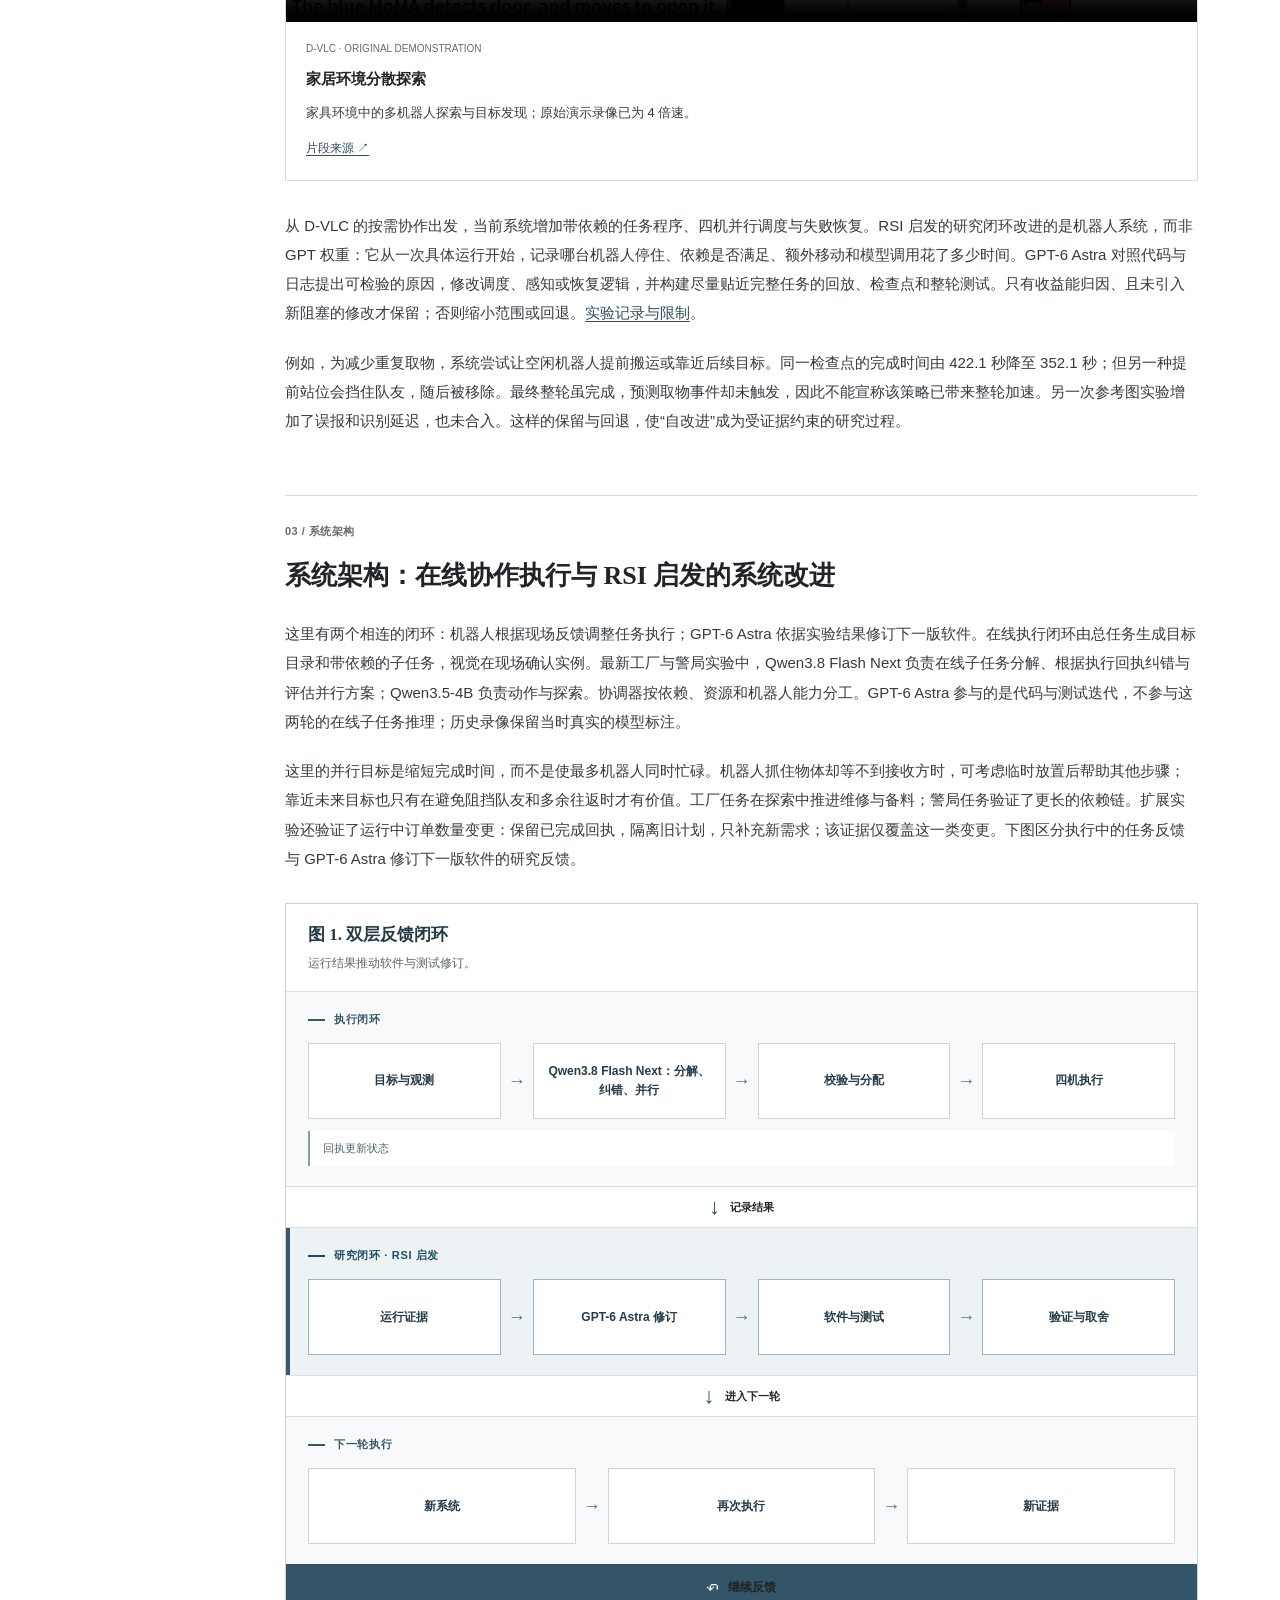
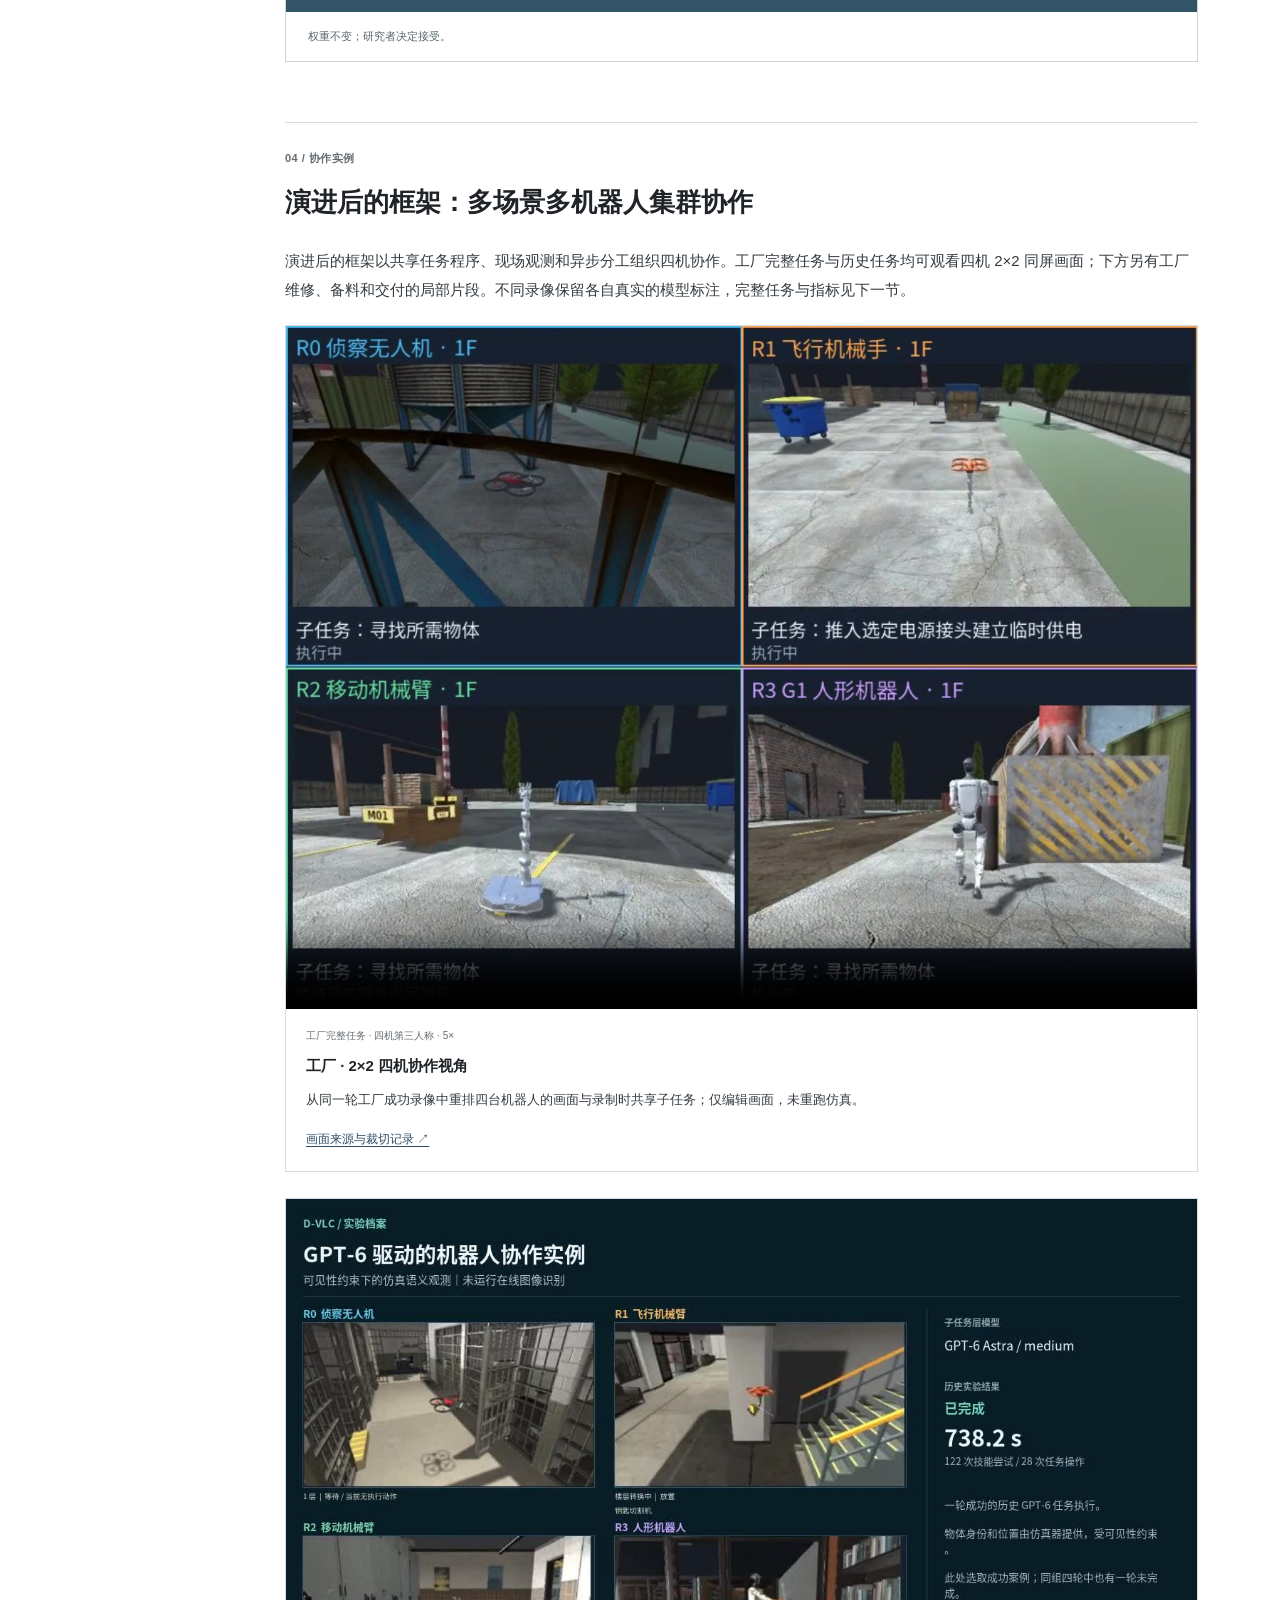
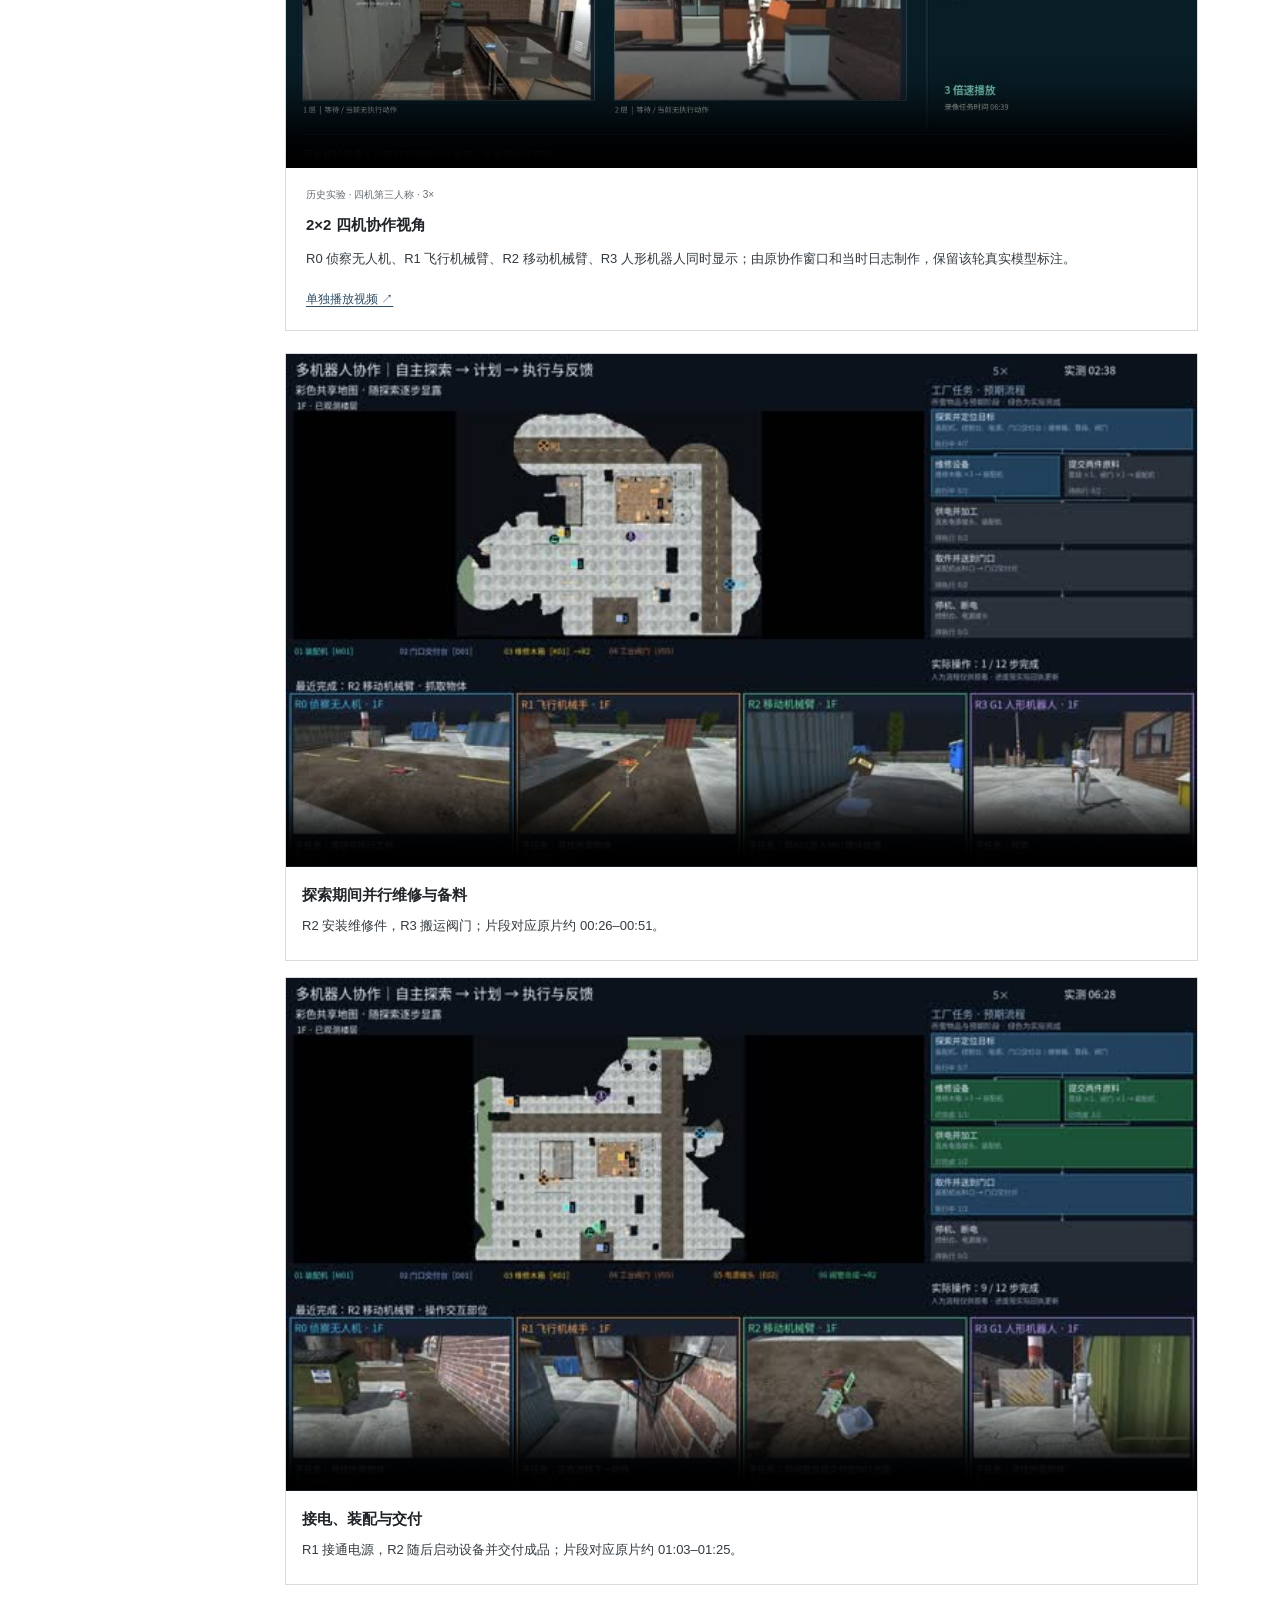
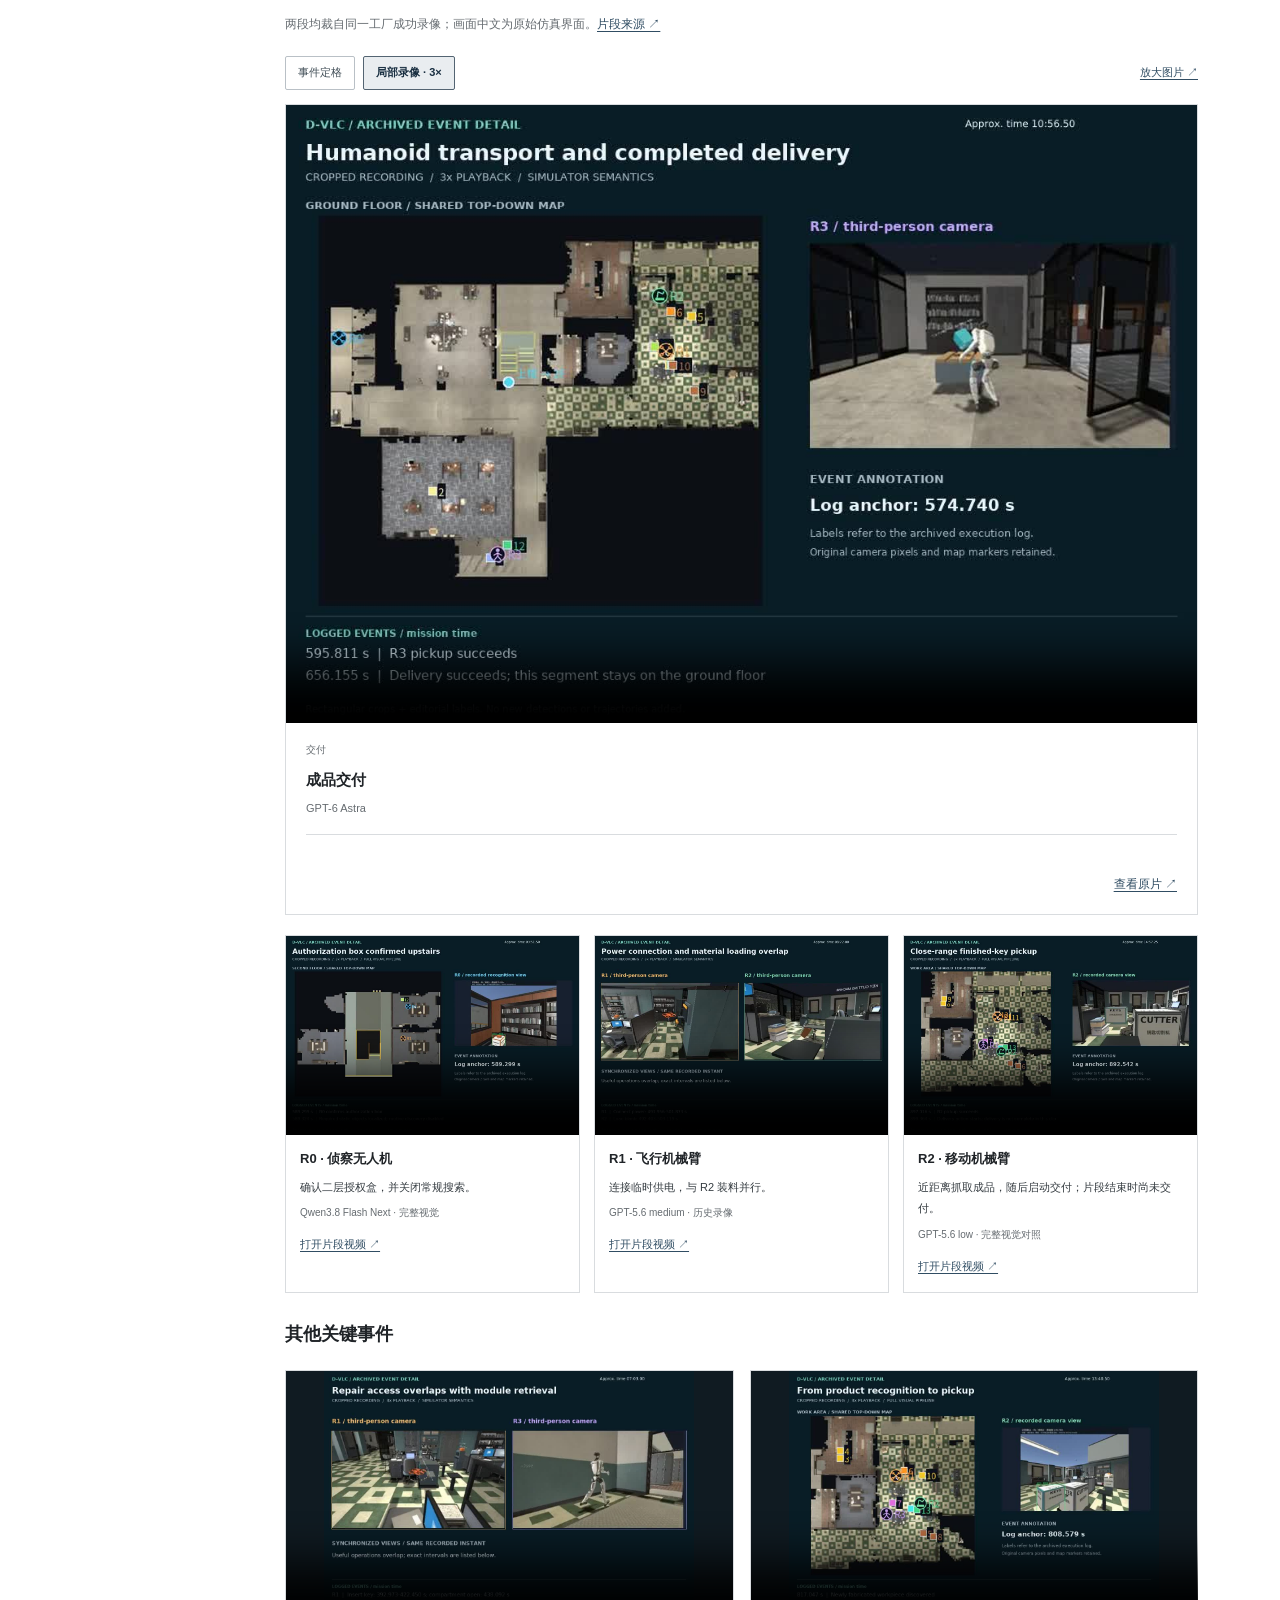
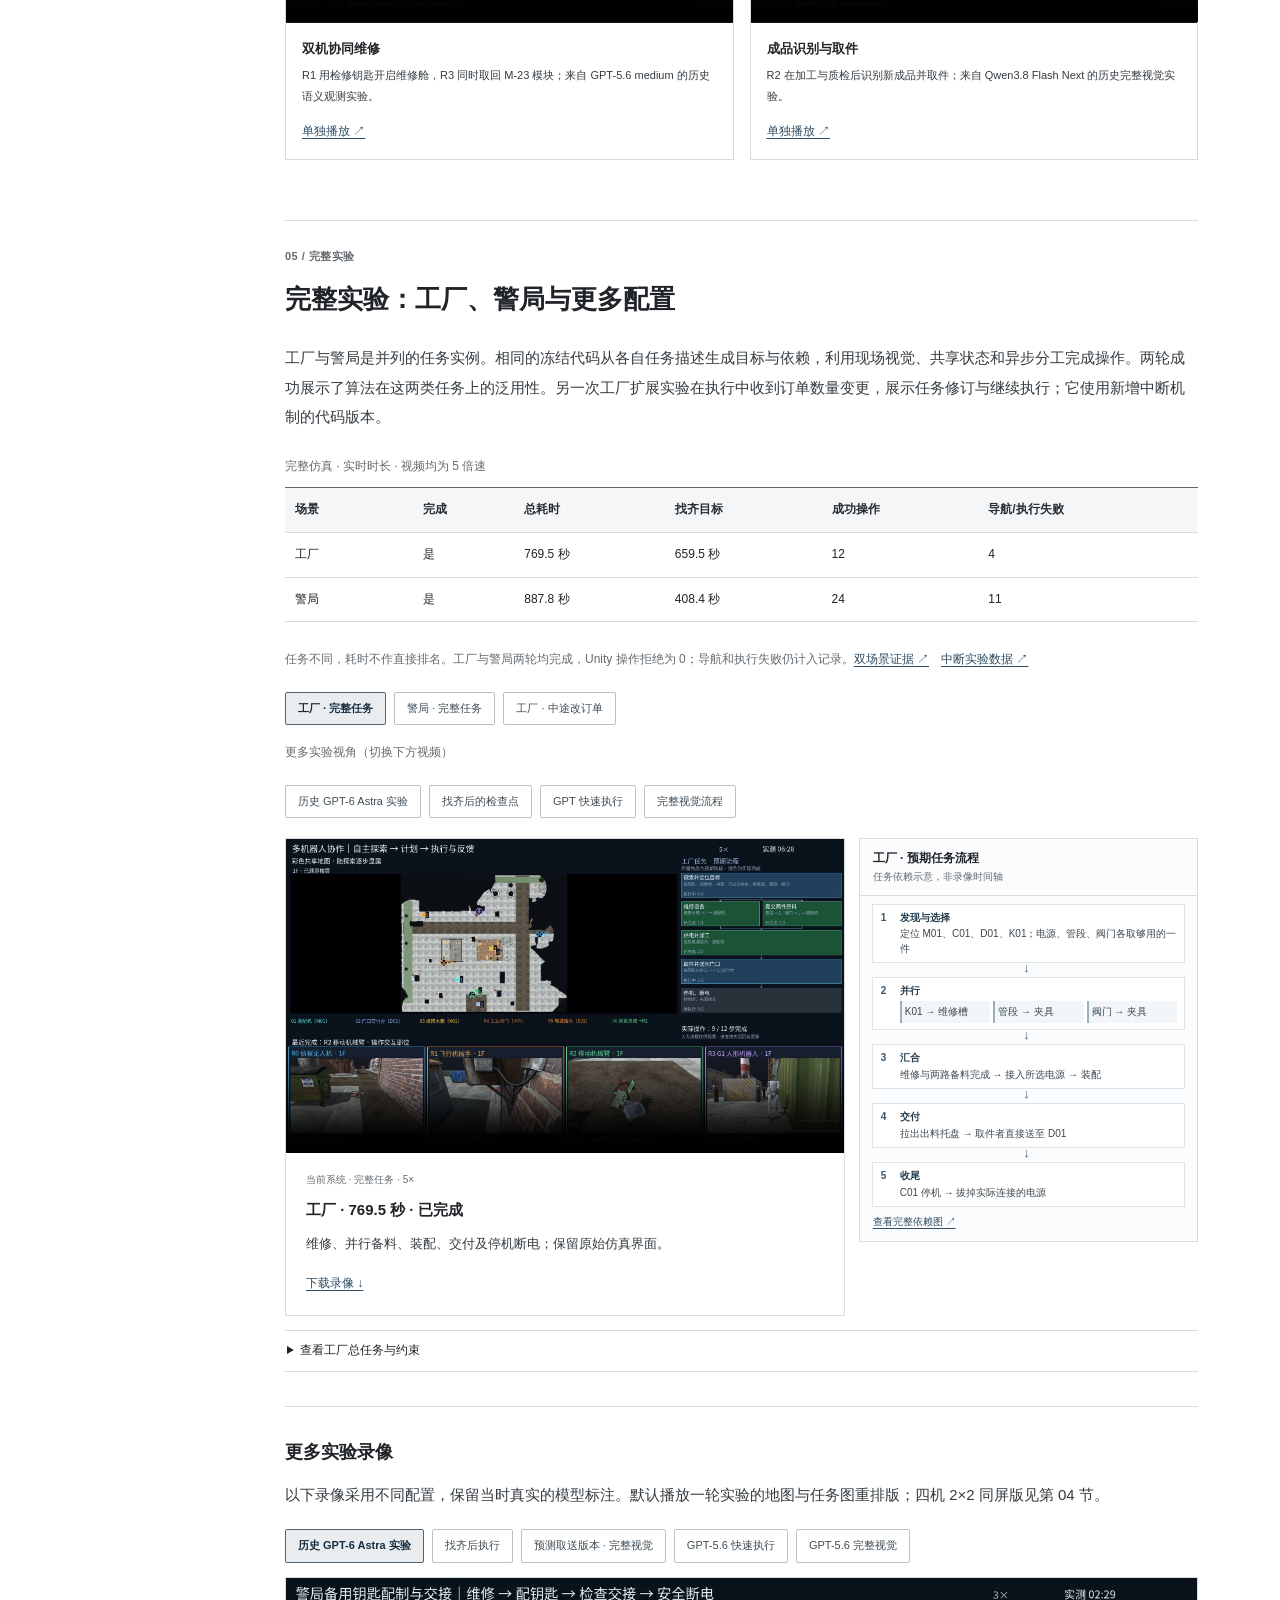
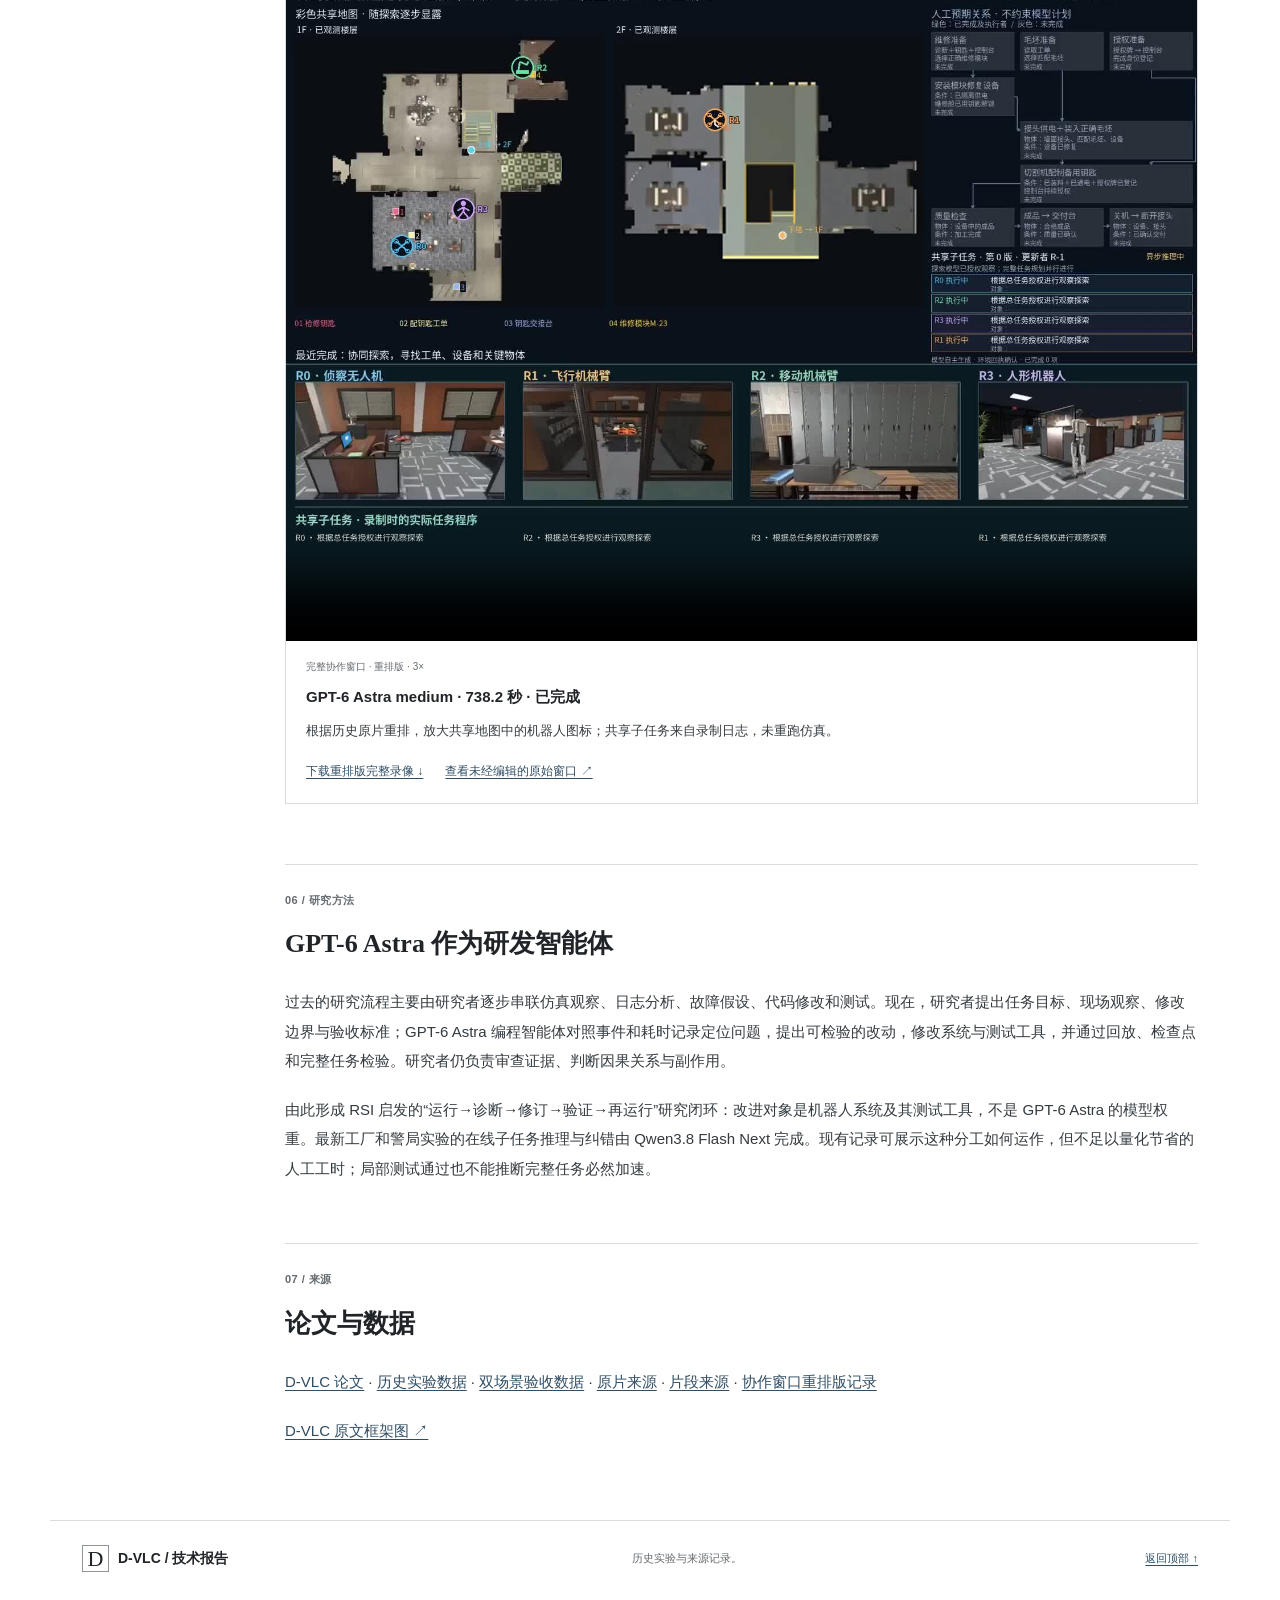
<file: zh.html>
<!DOCTYPE html>

<html lang="zh-CN">
<head>
<meta charset="utf-8"/><meta content="width=device-width,initial-scale=1" name="viewport"/>
<title>D-VLC：框架扩展与 GPT 驱动的研究迭代</title>
<meta content="从早期 D-VLC 框架到 GPT 辅助研究迭代：四类机器人跨警局与工厂场景协作的成功录像与可核查数据。" name="description"/>
<meta content="#123d3b" name="theme-color"/><link href="assets/favicon.svg" rel="icon" type="image/svg+xml"/><link href="style.css?v=13" rel="stylesheet"/>
<link href="index.html" hreflang="en" rel="alternate"/><link href="zh.html" hreflang="zh-CN" rel="alternate"/></head>
<body>
<header class="masthead"><a class="brand" href="#top"><span class="brand-icon">D</span> D-VLC <span class="brand-sub">技术报告</span></a><nav aria-label="主导航"><a href="#evolution">框架演进</a><a href="#framework">系统架构</a><a href="#demos">完整实验</a><a href="#research">研究闭环</a></nav><div class="header-links"><div aria-label="Language / 语言" class="language-switch"><a href="index.html" lang="en">EN</a><span>/</span><a aria-current="page" href="zh.html" lang="zh-CN">中文</a></div><a class="paper-link" href="https://arxiv.org/abs/2607.29009" rel="noreferrer" target="_blank">原始论文 ↗</a></div></header>
<main id="top">
<section class="hero wrap">
<div class="eyebrow"><span class="dot"></span> 技术报告 / 2026 年 10 月</div>
<h1>从 D-VLC 到 GPT 驱动的机器人研究闭环</h1>
<div class="hero-bottom"><p class="dek">四类机器人在警局与工厂任务中协作感知和操作，运行反馈驱动下一版软件改进。</p></div><p class="foundation-citation">基础论文：<a href="https://arxiv.org/abs/2607.29009">D-VLC: Decentralized Vision-Language Collaboration for Heterogeneous Embodied Multi-Robot Systems in Unknown Environments</a>。</p>
</section>
<div class="article-layout wrap"><aside class="contents"><span>本文内容</span><a href="#question">研究问题</a><a href="#evolution">框架演进</a><a href="#framework">当前系统架构</a><a href="#highlights">多场景协作</a><a href="#demos">完整实验</a><a href="#research">研究迭代流程</a><a href="#sources">方法与来源</a></aside>
<article>
<section class="prose" id="question"><div class="section-number">01 / 背景</div><h2>从协作执行到系统改进</h2><p>多机器人系统能通过并行工作与能力互补完成复杂任务，但这种潜力并不自动形成协作。传统系统常为探索、建图等特定任务预设规则；人的自然语言指令却只给出目标，不会逐一规定操作步骤、资源归属和失败后的处理。面对未知环境，机器人还须交流发现，并将共同目标转化为各自可执行的动作。</p><p><a href="https://arxiv.org/abs/2607.29009">D-VLC: Decentralized Vision-Language Collaboration for Heterogeneous Embodied Multi-Robot Systems in Unknown Environments</a> 为此提出去中心化的异步感知、推理与行动框架：基于能力分解任务，以紧凑空间记忆和按需信息交换支持协作，再用机器人专属的执行模块落实统一决策。我们的双层任务沿用这一研究起点，也暴露了更长任务链中的持物等待、重复移动与有害并行。</p><p>从运行时协作进一步走向系统改进，关键是让这些失败改变下一轮软件，而不只让机器人在本轮重新规划。受递归自改进（RSI）的反馈结构启发，GPT-6 Astra 编程智能体把日志和测试结果转化为代码及验证工具的修订；研究者定义目标、约束范围并判断证据。迭代的是机器人系统，模型权重保持不变。</p></section>
<section id="evolution"><div class="section-number">02 / 演进</div><h2>从 D-VLC 到 RSI 启发的 GPT 辅助系统演进</h2><p>D-VLC 已展示异构机器人在未知家居环境中的分散探索，以及无人机发现门后请求移动机械臂协助。下方可切换查看家居探索、协作开门全局视图和另一段原始录屏中开门、无人机飞入的近景。当前四机框架在此基础上扩展长链任务，并由 GPT-6 Astra 辅助分析、修改和验证系统。</p><div class="origin-gallery"><div class="demo-tabs origin-tabs" role="group" aria-label="D-VLC 原始演示片段"><button aria-pressed="true" class="active" data-origin="home" type="button">家居环境</button><button aria-pressed="false" class="" data-origin="door-team" type="button">协作开门 · 全局</button><button aria-pressed="false" class="" data-origin="door-closeup" type="button">协作开门 · 近景 3×</button></div><figure class="video-figure origin-feature"><video id="origin-video" aria-label="家居环境分散探索" controls playsinline preload="metadata" poster="assets/dvlc/home-exploration-poster.jpg" src="assets/dvlc/home-exploration-4x.mp4"></video><figcaption><span class="experiment-tag">D-VLC · ORIGINAL DEMONSTRATION</span><strong id="origin-title">家居环境分散探索</strong><p id="origin-description">家具环境中的多机器人探索与目标发现；原始演示录像已为 4 倍速。</p><a href="assets/dvlc/provenance.json">片段来源 ↗</a></figcaption></figure></div><p>从 D-VLC 的按需协作出发，当前系统增加带依赖的任务程序、四机并行调度与失败恢复。RSI 启发的研究闭环改进的是机器人系统，而非 GPT 权重：它从一次具体运行开始，记录哪台机器人停住、依赖是否满足、额外移动和模型调用花了多少时间。GPT-6 Astra 对照代码与日志提出可检验的原因，修改调度、感知或恢复逻辑，并构建尽量贴近完整任务的回放、检查点和整轮测试。只有收益能归因、且未引入新阻塞的修改才保留；否则缩小范围或回退。<a href="assets/evidence.json">实验记录与限制</a>。</p><p>例如，为减少重复取物，系统尝试让空闲机器人提前搬运或靠近后续目标。同一检查点的完成时间由 422.1 秒降至 352.1 秒；但另一种提前站位会挡住队友，随后被移除。最终整轮虽完成，预测取物事件却未触发，因此不能宣称该策略已带来整轮加速。另一次参考图实验增加了误报和识别延迟，也未合入。这样的保留与回退，使“自改进”成为受证据约束的研究过程。</p></section>
<section id="framework"><div class="section-number">03 / 系统架构</div><h2>系统架构：在线协作执行与 RSI 启发的系统改进</h2><p>这里有两个相连的闭环：机器人根据现场反馈调整任务执行；GPT-6 Astra 依据实验结果修订下一版软件。在线执行闭环由总任务生成目标目录和带依赖的子任务，视觉在现场确认实例。最新工厂与警局实验中，Qwen3.8 Flash Next 负责在线子任务分解、根据执行回执纠错与评估并行方案；Qwen3.5-4B 负责动作与探索。协调器按依赖、资源和机器人能力分工。GPT-6 Astra 参与的是代码与测试迭代，不参与这两轮的在线子任务推理；历史录像保留当时真实的模型标注。</p><p>这里的并行目标是缩短完成时间，而不是使最多机器人同时忙碌。机器人抓住物体却等不到接收方时，可考虑临时放置后帮助其他步骤；靠近未来目标也只有在避免阻挡队友和多余往返时才有价值。工厂任务在探索中推进维修与备料；警局任务验证了更长的依赖链。扩展实验还验证了运行中订单数量变更：保留已完成回执，隔离旧计划，只补充新需求；该证据仅覆盖这一类变更。下图区分执行中的任务反馈与 GPT-6 Astra 修订下一版软件的研究反馈。</p><figure aria-labelledby="system-cycle-title" class="system-cycle">
<figcaption id="system-cycle-title"><strong>图 1. 双层反馈闭环</strong><span>运行结果推动软件与测试修订。</span></figcaption>
<div class="cycle-stage cycle-execution"><div class="cycle-label">执行闭环</div><div class="cycle-steps"><div class="cycle-step">目标与观测</div><span aria-hidden="true" class="cycle-arrow">→</span><div class="cycle-step">Qwen3.8 Flash Next：分解、纠错、并行</div><span aria-hidden="true" class="cycle-arrow">→</span><div class="cycle-step">校验与分配</div><span aria-hidden="true" class="cycle-arrow">→</span><div class="cycle-step">四机执行</div></div><div class="cycle-return">回执更新状态</div></div>
<div class="cycle-transfer"><span aria-hidden="true">↓</span><strong>记录结果</strong></div>
<div class="cycle-stage cycle-research"><div class="cycle-label">研究闭环 · RSI 启发</div><div class="cycle-steps"><div class="cycle-step">运行证据</div><span aria-hidden="true" class="cycle-arrow">→</span><div class="cycle-step">GPT-6 Astra 修订</div><span aria-hidden="true" class="cycle-arrow">→</span><div class="cycle-step">软件与测试</div><span aria-hidden="true" class="cycle-arrow">→</span><div class="cycle-step">验证与取舍</div></div></div>
<div class="cycle-transfer"><span aria-hidden="true">↓</span><strong>进入下一轮</strong></div>
<div class="cycle-stage cycle-next"><div class="cycle-label">下一轮执行</div><div class="cycle-steps"><div class="cycle-step">新系统</div><span aria-hidden="true" class="cycle-arrow">→</span><div class="cycle-step">再次执行</div><span aria-hidden="true" class="cycle-arrow">→</span><div class="cycle-step">新证据</div></div></div>
<div class="cycle-recurrence"><span aria-hidden="true">↶</span><strong>继续反馈</strong></div>
<p class="figure-note">权重不变；研究者决定接受。</p>
</figure></section>
<section id="highlights"><div class="section-number">04 / 协作实例</div><h2>演进后的框架：多场景多机器人集群协作</h2><p>演进后的框架以共享任务程序、现场观测和异步分工组织四机协作。工厂完整任务与历史任务均可观看四机 2×2 同屏画面；下方另有工厂维修、备料和交付的局部片段。不同录像保留各自真实的模型标注，完整任务与指标见下一节。</p><figure class="video-figure factory-four-camera-feature"><video aria-label="工厂任务四机第三人称 2×2 协作录像，五倍速" controls playsinline preload="none" poster="assets/scenes/factory-four-camera-poster.jpg" src="assets/scenes/factory-four-camera-5x.mp4"></video><figcaption><span class="experiment-tag">工厂完整任务 · 四机第三人称 · 5×</span><strong>工厂 · 2×2 四机协作视角</strong><p>从同一轮工厂成功录像中重排四台机器人的画面与录制时共享子任务；仅编辑画面，未重跑仿真。</p><a href="assets/scenes/factory-four-camera-provenance.json">画面来源与裁切记录 ↗</a></figcaption></figure><figure class="video-figure four-camera-feature"><video aria-label="四机第三人称协作，2×2 历史录像" controls playsinline preload="metadata" poster="assets/zh/gpt6-semantic.jpg?v=3" src="assets/zh/gpt6-semantic.mp4?v=3"></video><figcaption><span class="experiment-tag">历史实验 · 四机第三人称 · 3×</span><strong>2×2 四机协作视角</strong><p>R0 侦察无人机、R1 飞行机械臂、R2 移动机械臂、R3 人形机器人同时显示；由原协作窗口和当时日志制作，保留该轮真实模型标注。</p><a href="assets/zh/gpt6-semantic.mp4?v=3" target="_blank" rel="noopener">单独播放视频 ↗</a></figcaption></figure><div class="scene-clips"><figure class="video-figure"><video controls playsinline preload="none" poster="assets/scenes/factory-32.jpg" src="assets/scenes/factory-repair-and-staging.mp4" aria-label="工厂维修与备料片段"></video><figcaption><strong>探索期间并行维修与备料</strong><p>R2 安装维修件，R3 搬运阀门；片段对应原片约 00:26–00:51。</p></figcaption></figure><figure class="video-figure"><video controls playsinline preload="none" poster="assets/scenes/factory-78.jpg" src="assets/scenes/factory-power-and-delivery.mp4" aria-label="工厂接电加工与交付片段"></video><figcaption><strong>接电、装配与交付</strong><p>R1 接通电源，R2 随后启动设备并交付成品；片段对应原片约 01:03–01:25。</p></figcaption></figure></div><p class="figure-note">两段均裁自同一工厂成功录像；画面中文为原始仿真界面。<a href="assets/scenes/evidence.json">片段来源 ↗</a></p><div aria-label="局部画面显示方式" class="focus-controls" role="group"><button aria-pressed="false" data-focus-mode="still" type="button">事件定格</button><button aria-pressed="true" class="selected" data-focus-mode="video" type="button">局部录像 · 3×</button><a href="assets/focus/humanoid-delivery.jpg" id="highlight-fullsize" target="_blank">放大图片 ↗</a></div><figure class="video-figure highlight-feature"><img alt="R3 第三人称视角与一层俯视图" height="760" hidden id="highlight-still" src="assets/focus/humanoid-delivery.jpg" width="1120"/><video aria-label="当前精彩片段" controls="" id="highlight-video" playsinline="" poster="assets/focus/humanoid-delivery.jpg" preload="none" src="assets/focus/humanoid-delivery.mp4"></video><figcaption aria-live="polite"><span class="experiment-tag" id="highlight-tag">交付</span><strong id="highlight-title">成品交付</strong><span class="clip-source" id="highlight-run">GPT-6 Astra</span><p id="highlight-description"></p><p class="view-label" id="highlight-view"></p><ol class="event-ledger" id="highlight-events"></ol><div class="clip-meta"><span id="highlight-time"></span><a data-context="humanoid-delivery" href="#archive" id="highlight-context">查看原片 ↗</a></div></figcaption></figure><div class="robot-video-grid" aria-label="其他三种机器人片段"><figure class="video-figure robot-clip"><video aria-label="R0 · 侦察无人机 · 确认二层授权盒，并关闭常规搜索。" controls playsinline preload="none" poster="assets/focus/recognition-authorization.jpg" src="assets/focus/recognition-authorization.mp4"></video><figcaption><strong>R0 · 侦察无人机</strong><p>确认二层授权盒，并关闭常规搜索。</p><span class="clip-source">Qwen3.8 Flash Next · 完整视觉</span><a href="assets/focus/recognition-authorization.mp4" target="_blank" rel="noopener">打开片段视频 ↗</a></figcaption></figure><figure class="video-figure robot-clip"><video aria-label="R1 · 飞行机械臂 · 连接临时供电，与 R2 装料并行。" controls playsinline preload="none" poster="assets/focus/power-and-loading.jpg" src="assets/focus/power-and-loading.mp4"></video><figcaption><strong>R1 · 飞行机械臂</strong><p>连接临时供电，与 R2 装料并行。</p><span class="clip-source">GPT-5.6 medium · 历史录像</span><a href="assets/focus/power-and-loading.mp4" target="_blank" rel="noopener">打开片段视频 ↗</a></figcaption></figure><figure class="video-figure robot-clip"><video aria-label="R2 · 移动机械臂 · 近距离抓取成品，随后启动交付；片段结束时尚未交付。" controls playsinline preload="none" poster="assets/focus/close-pickup.jpg" src="assets/focus/close-pickup.mp4"></video><figcaption><strong>R2 · 移动机械臂</strong><p>近距离抓取成品，随后启动交付；片段结束时尚未交付。</p><span class="clip-source">GPT-5.6 low · 完整视觉对照</span><a href="assets/focus/close-pickup.mp4" target="_blank" rel="noopener">打开片段视频 ↗</a></figcaption></figure></div><div class="focus-extra-clips"><h3>其他关键事件</h3><div class="scene-clips secondary-clips"><figure class="video-figure"><video aria-label="R1 与 R3 协同维修片段" controls playsinline preload="none" poster="assets/focus/parallel-repair.jpg" src="assets/focus/parallel-repair.mp4"></video><figcaption><strong>双机协同维修</strong><p>R1 用检修钥匙开启维修舱，R3 同时取回 M-23 模块；来自 GPT-5.6 medium 的历史语义观测实验。</p><a href="assets/focus/parallel-repair.mp4" target="_blank" rel="noopener">单独播放 ↗</a></figcaption></figure><figure class="video-figure"><video aria-label="R2 识别并取走新成品片段" controls playsinline preload="none" poster="assets/focus/recognition-product.jpg" src="assets/focus/recognition-product.mp4"></video><figcaption><strong>成品识别与取件</strong><p>R2 在加工与质检后识别新成品并取件；来自 Qwen3.8 Flash Next 的历史完整视觉实验。</p><a href="assets/focus/recognition-product.mp4" target="_blank" rel="noopener">单独播放 ↗</a></figcaption></figure></div></div></section><section id="demos"><span id="multi-scene" class="fragment-alias" aria-hidden="true"></span><div class="section-number">05 / 完整实验</div><h2>完整实验：工厂、警局与更多配置</h2><p>工厂与警局是并列的任务实例。相同的冻结代码从各自任务描述生成目标与依赖，利用现场视觉、共享状态和异步分工完成操作。两轮成功展示了算法在这两类任务上的泛用性。另一次工厂扩展实验在执行中收到订单数量变更，展示任务修订与继续执行；它使用新增中断机制的代码版本。</p><div class="table-scroll"><table class="scene-table"><caption>完整仿真 · 实时时长 · 视频均为 5 倍速</caption><thead><tr><th>场景</th><th>完成</th><th>总耗时</th><th>找齐目标</th><th>成功操作</th><th>导航/执行失败</th></tr></thead><tbody><tr><td>工厂</td><td>是</td><td>769.5 秒</td><td>659.5 秒</td><td>12</td><td>4</td></tr><tr><td>警局</td><td>是</td><td>887.8 秒</td><td>408.4 秒</td><td>24</td><td>11</td></tr></tbody></table></div><p class="scene-note">任务不同，耗时不作直接排名。工厂与警局两轮均完成，Unity 操作拒绝为 0；导航和执行失败仍计入记录。<a href="assets/scenes/evidence.json">双场景证据 ↗</a>　<a href="assets/scenes/factory-order-change-evidence.json">中断实验数据 ↗</a></p><div aria-label="选择实验" class="demo-tabs" role="group"><button aria-pressed="true" class="active" data-demo="factory">工厂 · 完整任务</button><button aria-pressed="false" data-demo="police">警局 · 完整任务</button><button aria-pressed="false" data-demo="factory-update">工厂 · 中途改订单</button></div><div class="additional-film-tabs"><p class="selector-label">更多实验视角（切换下方视频）</p><div class="demo-tabs"><button aria-pressed="false" data-demo="gpt6-semantic">历史 GPT-6 Astra 实验</button><button aria-pressed="false" data-demo="known-state">找齐后的检查点</button><button aria-pressed="false" data-demo="gpt56-semantic">GPT 快速执行</button><button aria-pressed="false" data-demo="gpt56-visual">完整视觉流程</button></div></div><div class="mission-showcase"><figure class="video-figure"><video aria-label="工厂任务完整成功录像，五倍速" class="current-scene" controls id="experiment-video" playsinline poster="assets/scenes/factory-poster.jpg" preload="metadata" src="assets/scenes/factory-full-5x.mp4"></video><figcaption><span class="experiment-tag" id="demo-tag">当前系统 · 完整任务 · 5×</span><strong id="demo-title">工厂 · 769.5 秒 · 已完成</strong><p id="demo-description">维修、并行备料、装配、交付及停机断电；保留原始仿真界面。</p><a download href="assets/scenes/factory-full-5x.mp4" id="demo-download">下载录像 ↓</a></figcaption></figure><aside class="mission-flow-side"><figure class="compact-flow" data-mission-panel="factory" aria-label="工厂 · 预期任务流程"><figcaption><strong>工厂 · 预期任务流程</strong><span>任务依赖示意，非录像时间轴</span></figcaption><ol class="flow-steps"><li><b>发现与选择</b><span>定位 M01、C01、D01、K01；电源、管段、阀门各取够用的一件</span></li><li><b>并行</b><div class="flow-parallel"><span>K01 → 维修槽</span><span>管段 → 夹具</span><span>阀门 → 夹具</span></div></li><li><b>汇合</b><span>维修与两路备料完成 → 接入所选电源 → 装配</span></li><li><b>交付</b><span>拉出出料托盘 → 取件者直接送至 D01</span></li><li><b>收尾</b><span>C01 停机 → 拔掉实际连接的电源</span></li></ol><a href="assets/scenes/factory-flow-zh.svg" target="_blank" rel="noopener">查看完整依赖图 ↗</a></figure><figure class="compact-flow" data-mission-panel="police" hidden aria-label="警局 · 预期任务流程"><figcaption><strong>警局 · 预期任务流程</strong><span>任务依赖示意，非录像时间轴</span></figcaption><ol class="flow-steps"><li><b>发现与选择</b><span>读 ORDER 选毛坯；诊断 CUTTER 选模块</span></li><li><b>并行</b><div class="flow-parallel"><span>确认隔离 → KEY 开舱 → 换模块 → 装毛坯</span><span>PERMIT → CONTROL 登记</span></div></li><li><b>汇合</b><span>接入 POWER；工单、维修、装料、供电、授权均就绪</span></li><li><b>双机配合</b><span>机器人 A 持续按授权，机器人 B 启动；成功后松开</span></li><li><b>交付与收尾</b><span>KEYS 质检合格 → DELIVERY 交付 → 停机 → 拔电</span></li></ol><a href="assets/scenes/police-flow-zh.svg" target="_blank" rel="noopener">查看完整依赖图 ↗</a></figure><figure class="compact-flow" data-mission-panel="factory-update" hidden aria-label="工厂 · 运行中订单变更流程"><figcaption><strong>工厂 · 运行中订单变更</strong><span>实测触发与后续任务关系</span></figcaption><ol class="flow-steps"><li><b>原任务</b><span>维修 M01，装入首套管段与阀门；接电前继续</span></li><li><b>中途变更</b><span>订单 1 → 2 套；暂停旧任务的后续动作</span></li><li><b>保留与重规划</b><span>保留维修及首套备料回执；新修订号隔离旧计划</span></li><li><b>追加并行备料</b><div class="flow-parallel"><span>寻找并装入第二根管段</span><span>寻找并装入第二只阀门</span></div></li><li><b>完成新任务</b><span>接电加工两套 → 逐件交付 2/2 → 停机断电</span></li></ol><a href="assets/scenes/factory-order-change-evidence.json">查看事件与验收数据 ↗</a></figure></aside></div><div class="mission-briefs"><div class="mission-brief" data-brief-panel="factory"><details class="mission-text"><summary>查看工厂总任务与约束</summary><div class="detail-body"><p>协同探索停产工厂，修好装配机 M01，制作阀管总成并交付到大门内侧的 D01，最后停机断电。需确认 M01、C01、D01、K01，以及 E01/E02/E03 中的一个电源、P01/P02/PIPE03/P04 中的一根管段、V01–V05 中的一只阀门，共七项目标。同类找到够用的即可，其余位置未知。</p><p>初始机器已隔离、维修舱已打开，电源未接。K01 是整件更换的组件，装进维修槽；管段和阀门分别送入备料夹具。维修与两路备料可边找边做；全部完成后才接电开工。</p><p>从 M01 出料托盘拉出成品后，取件者已持有成品，应直接交付 D01，不再搜索或另抓一次。交付后用 C01 停机，再拔掉实际连接的电源；机器人按能力与现场反馈自主分工。</p></div></details></div><div class="mission-brief" data-brief-panel="police" hidden><details class="mission-text"><summary>查看警局总任务与约束</summary><div class="detail-body"><p>协同探索警局，修好钥匙切割机，按工单制作一批备用钥匙；检查合格后送交接台，结束时停机断电。表面标签有 ORDER、CUTTER、CONTROL、KEY、PERMIT、POWER、DELIVERY、KEYS；维修模块候选为 M-17/M-23/M-41，毛坯候选为 B-AL/B-CU。模块依据现场诊断，毛坯依据工单选择，位置均未知。</p><p>POWER 初始未接，检修前无需先拔电。先确认断电与隔离，用 KEY 插入、转锁、打开维修舱；更换匹配模块后装入匹配毛坯，再接电。PERMIT 可同时送至 CONTROL 登记。</p><p>读完工单、修好机器、装好毛坯、接好电且登记授权后，由一台机器人持续按住授权按钮，另一台启动 CUTTER；确认启动成功后才能松开。KEYS 制成并检查合格后取走交付；交付后在 CONTROL 停机，最后拔掉 POWER。机器人按能力与现场反馈自主分工。</p></div></details></div><div class="mission-brief" data-brief-panel="factory-update" hidden><details class="mission-text"><summary>查看中途变更条件与验证范围</summary><div class="detail-body"><p>初始任务与工厂单套任务相同。维修完成、第一套管段与阀门已装入夹具、尚未接电加工时，订单数量从一套改为两套。系统保留已有操作回执，暂停旧计划的后续动作；新任务需要另外寻找并装入一根管段和一只阀门，再加工、交付两套，最后停机断电。</p><p>这是单独启用中断机制后的完整实跑。它验证了该阶段的数量变更及任务修订，不能外推为任意类型的任务变更；探索与视觉复核仍有失败后恢复，寻找第二根管段耗时较长。扩展版本尚未新增普通工厂、警局任务的完整回归实跑。</p></div></details></div></div><div id="archive" class="archive-subsection"><h3>更多实验录像</h3><p>以下录像采用不同配置，保留当时真实的模型标注。默认播放一轮实验的地图与任务图重排版；四机 2×2 同屏版见第 04 节。</p><div aria-label="选择完整录像" class="demo-tabs" role="group"><button aria-pressed="true" class="active" data-archive="gpt6-semantic">历史 GPT-6 Astra 实验</button><button aria-pressed="false" class="" data-archive="known-state">找齐后执行</button><button aria-pressed="false" class="" data-archive="predictive">预测取送版本 · 完整视觉</button><button aria-pressed="false" class="" data-archive="gpt56-semantic">GPT-5.6 快速执行</button><button aria-pressed="false" class="" data-archive="gpt56-visual">GPT-5.6 完整视觉</button></div><figure class="video-figure archive-feature reframed"><video aria-label="完整协作窗口 · 重排版 · 3×" controls="" id="archive-video" playsinline="" poster="assets/archive/gpt6-semantic-reframed-zh-3x.jpg?v=5" preload="none" src="assets/archive/gpt6-semantic-reframed-zh-3x.mp4?v=5"></video><figcaption aria-live="polite"><span class="experiment-tag" id="archive-tag">完整协作窗口 · 重排版 · 3×</span><strong id="archive-title">GPT-6 Astra medium · 738.2 秒 · 已完成</strong><p id="archive-description">根据历史原片重排，放大共享地图中的机器人图标；共享子任务来自录制日志，未重跑仿真。</p><a download="" href="assets/archive/gpt6-semantic-reframed-zh-3x.mp4?v=5" id="archive-download">下载重排版完整录像 ↓</a><a href="assets/archive/gpt6-semantic-swarm-3x.mp4" id="archive-original">查看未经编辑的原始窗口 ↗</a></figcaption></figure></div></section>
<section id="research"><div class="section-number">06 / 研究方法</div><h2>GPT-6 Astra 作为研发智能体</h2><p>过去的研究流程主要由研究者逐步串联仿真观察、日志分析、故障假设、代码修改和测试。现在，研究者提出任务目标、现场观察、修改边界与验收标准；GPT-6 Astra 编程智能体对照事件和耗时记录定位问题，提出可检验的改动，修改系统与测试工具，并通过回放、检查点和完整任务检验。研究者仍负责审查证据、判断因果关系与副作用。</p><p>由此形成 RSI 启发的“运行→诊断→修订→验证→再运行”研究闭环：改进对象是机器人系统及其测试工具，不是 GPT-6 Astra 的模型权重。最新工厂和警局实验的在线子任务推理与纠错由 Qwen3.8 Flash Next 完成。现有记录可展示这种分工如何运作，但不足以量化节省的人工工时；局部测试通过也不能推断完整任务必然加速。</p></section>
<section id="sources"><div class="section-number">07 / 来源</div><h2>论文与数据</h2><p><a href="https://arxiv.org/abs/2607.29009">D-VLC 论文</a> · <a href="assets/evidence.json">历史实验数据</a> · <a href="assets/scenes/evidence.json">双场景验收数据</a> · <a href="assets/archive/manifest.json">原片来源</a> · <a href="assets/focus/manifest.json">片段来源</a> · <a href="assets/gpt6-camera-remaster.json">协作窗口重排版记录</a></p><p><a href="assets/paper/dvlc-figure-2.png">D-VLC 原文框架图 ↗</a></p></section>
</article></div>
</main>
<footer class="wrap"><a class="brand" href="#top"><span class="brand-icon">D</span> D-VLC / 技术报告</a><p>历史实验与来源记录。</p><a href="#top">返回顶部 ↑</a></footer>
<script src="app-zh.js?v=9"></script>
<script src="media-catalog.js?v=6"></script><script src="media-gallery.js?v=4"></script></body></html>
</file>
<file: style.css>
:root{--paper:#fff;--ink:#202428;--muted:#656b70;--line:#d9dcdf;--green:#304d63;--serif:Georgia,'Times New Roman',serif;--sans:Arial,Helvetica,sans-serif}*{box-sizing:border-box}html{scroll-padding-top:28px}body{margin:0;background:var(--paper);color:var(--ink);font-family:var(--sans);font-size:16px;line-height:1.8}a{color:var(--green);text-underline-offset:3px}a:hover{color:#162e40}button{font-family:inherit;cursor:pointer}button:focus-visible,a:focus-visible,summary:focus-visible{outline:2px solid #304d63;outline-offset:4px}.wrap{max-width:1180px;margin:auto;padding:0 32px}.masthead{min-height:68px;display:flex;align-items:center;justify-content:space-between;padding:14px 4%;border-bottom:1px solid var(--line);gap:25px}.brand{display:flex;align-items:center;gap:9px;text-decoration:none;font-weight:600;color:var(--ink);white-space:nowrap;font-size:14px}.brand-icon{font:22px var(--serif);border:1px solid #8e949a;width:27px;height:27px;display:grid;place-items:center}.brand-sub{font-size:12px;font-weight:400;color:var(--muted);border-left:1px solid var(--line);padding-left:10px}.masthead nav{display:flex;gap:22px}.masthead nav a,.paper-link{font-size:12px;text-decoration:none}.header-links,.language-switch{display:flex;align-items:center;gap:16px}.language-switch{gap:7px;font-size:12px}.language-switch a{text-decoration:none}.language-switch a[aria-current=page]{font-weight:700;text-decoration:underline}.hero{padding-top:44px}.eyebrow,.section-number{font-size:11px;font-weight:600;letter-spacing:.5px;color:var(--muted)}.dot{display:none}h1,h2{font-family:var(--serif);font-weight:600;line-height:1.35;letter-spacing:0}h1{font-size:38px;max-width:950px;margin:18px 0 24px}h1 em{font-style:normal;color:inherit}h2{font-size:28px;margin:14px 0 24px}h3{font-size:18px;font-weight:600;line-height:1.5;margin:28px 0 14px}p{margin:0 0 20px}.hero-bottom{margin-bottom:22px}.dek{max-width:950px;font-size:18px;color:#4a5156;line-height:1.8}.foundation-citation{font-size:13px;line-height:1.8;color:var(--muted);max-width:970px;margin:0}.foundation-citation span{white-space:nowrap}.keep-together{white-space:nowrap}.article-layout{display:grid;grid-template-columns:165px minmax(0,1fr);gap:38px;margin-top:44px}.contents{position:sticky;top:28px;align-self:start;display:flex;flex-direction:column;gap:10px;padding-top:20px}.contents>span{font-size:10px;color:var(--muted);margin-bottom:6px}.contents a{font-size:12px;line-height:1.6;color:var(--muted);text-decoration:none;border-left:1px solid var(--line);padding-left:10px}.contents a.current{font-weight:600;color:var(--ink);border-color:var(--ink)}article{min-width:0}article section{margin-bottom:60px;padding-top:26px;border-top:1px solid var(--line)}article p{font-size:15px;line-height:1.9;color:#343b40}article strong{font-weight:600;color:var(--ink)}article .prose{max-width:100%}.figure-note{font-size:12px;line-height:1.75;color:var(--muted);margin:16px 0}.story-subhead{margin-top:30px}.report-equation{border-top:1px solid var(--line);border-bottom:1px solid var(--line);padding:18px 10px;margin:24px 0;font-family:var(--serif);font-size:16px;line-height:2;text-align:center;overflow-wrap:anywhere}.report-methods{padding-left:24px;font-size:14px;line-height:1.9}.report-methods li{margin-bottom:12px}.table-scroll{overflow-x:auto;margin:26px 0}table{width:100%;border-collapse:collapse;font-size:12px;line-height:1.65}caption{text-align:left;font-size:12px;color:var(--muted);margin-bottom:10px}th,td{text-align:left;vertical-align:top;padding:12px 10px;border-bottom:1px solid var(--line)}th{font-weight:600;border-top:1px solid #5f666c;background:#f5f6f7;color:#272e33}td:not(:first-child){font-variant-numeric:tabular-nums}table code{font-size:11px;overflow-wrap:anywhere}.iteration-table{min-width:690px}.iteration-table th:first-child{width:16%}.iteration-table th:nth-child(2){width:28%}.iteration-table th:nth-child(3){width:29%}.iteration-table th:last-child{width:27%}.reader-guide{border:1px solid var(--line);padding:20px;margin:26px 0}.reader-guide>div{display:grid;grid-template-columns:repeat(3,minmax(0,1fr));gap:20px;margin-top:16px}.reader-guide strong{display:block;font-size:13px;margin-bottom:6px}.reader-guide p{font-size:12px;line-height:1.8;margin:0}.reader-guide .guide-bottom{border-top:1px solid var(--line);margin-top:16px;padding-top:12px;color:var(--muted)}.reader-note{margin:26px 0;border-left:2px solid #b1b7bc;padding:0 0 0 18px}.reader-note h3{font-size:16px;margin:0 0 10px}.reader-note p{font-size:14px;margin-bottom:12px}.reader-note p:last-child{margin-bottom:0}.task-example{margin:26px 0;padding:18px;border:1px solid var(--line)}.task-example>span{font-size:12px;color:var(--muted)}.task-example>div{display:flex;align-items:center;flex-wrap:wrap;gap:9px;margin:15px 0}.task-example b{font-size:12px;font-weight:500;border-bottom:1px solid #b6bdc2;padding:5px}.task-example i{font-style:normal;color:var(--muted)}.task-example p{font-size:12px;margin:0}.architecture{border:1px solid var(--line);padding:22px;margin:26px 0}.arch-input{display:flex;align-items:center;justify-content:center;gap:15px;font-size:12px;text-align:center}.arch-input b{font-weight:400}.flow-arrow{text-align:center;line-height:1.5;color:#747d85;font-size:21px}.arch-model{padding:18px;border:1px solid #78858e;text-align:center;background:#f6f7f8}.arch-model small,.arch-middle small{font-size:11px;color:var(--muted)}.arch-model>div{display:flex;gap:15px;justify-content:space-around;margin:10px 0}.arch-model strong{font-size:13px}.arch-model p{font-size:12px;margin:0}.arch-middle{display:grid;grid-template-columns:1fr 1fr;gap:14px}.arch-middle>div{border:1px solid var(--line);padding:16px}.arch-middle small{display:block}.arch-middle strong{font-size:13px}.arch-middle p{font-size:12px;margin:8px 0 0}.arch-execute{display:grid;grid-template-columns:repeat(4,1fr);gap:8px}.arch-execute>div{border:1px solid var(--line);text-align:center;padding:10px 6px}.arch-execute strong{display:block;font-size:14px}.arch-execute span{font-size:10px}.feedback-line{text-align:center;font-size:11px;color:var(--muted);margin-top:15px}.explain-grid{display:grid;grid-template-columns:1fr 1fr;gap:24px;margin:28px 0}.explain-grid h3{font-size:16px;margin:0 0 10px}.explain-grid p{font-size:14px;margin:0}.demo-tabs,.focus-controls{display:flex;flex-wrap:wrap;align-items:center;gap:8px;margin:20px 0 14px}.demo-tabs button,.focus-controls button{padding:7px 12px;font-size:11px;line-height:1.6;border:1px solid #b9c0c6;border-radius:2px;background:white;color:#3f4c55}.demo-tabs button.active,.focus-controls button.selected{background:#e9edf0;border-color:#536472;color:#182e40;font-weight:600}.focus-controls>a{font-size:11px;margin-left:auto}.video-figure{margin:0;border:1px solid var(--line);background:white}.video-figure video{display:block;width:100%;aspect-ratio:8/5;background:#091d27}.video-figure figcaption{padding:18px 20px}.video-figure figcaption strong{display:block;font-size:15px}.video-figure figcaption p{font-size:13px;line-height:1.8;margin:8px 0 12px}.video-figure figcaption a{font-size:12px}.experiment-tag{display:block;font-size:10px;color:var(--muted);margin-bottom:7px}.clip-source{display:block;font-size:11px;color:var(--muted);margin-top:6px}.clip-meta{display:flex;flex-wrap:wrap;justify-content:space-between;gap:10px;font-size:11px;color:var(--muted)}.highlight-feature #highlight-still{display:block;width:100%;height:auto}.highlight-feature video{aspect-ratio:1120/760}.highlight-feature [hidden]{display:none!important}.archive-feature video{aspect-ratio:16/9;object-fit:contain}.highlight-grid{display:grid;grid-template-columns:repeat(2,minmax(0,1fr));gap:16px;margin:22px 0}.highlight-card{display:flex;flex-direction:column;border:1px solid var(--line);padding:0 0 14px;background:#fff;text-align:left}.highlight-card img{display:block;width:100%;aspect-ratio:1120/760;object-fit:contain}.highlight-card>span{font-size:10px;color:var(--muted);padding:12px 13px 4px}.highlight-card>strong{font-size:13px;line-height:1.6;padding:0 13px}.highlight-card small{font-size:10px;line-height:1.6;color:var(--muted);padding:7px 13px 0}.highlight-card.selected{border-color:#526673}.view-label{font-size:12px!important;font-weight:600}.event-ledger{list-style:none;padding:12px 0;margin:15px 0;border-top:1px solid var(--line);display:grid;grid-template-columns:1fr 1fr;gap:12px 18px}.event-ledger li{font-size:11px;line-height:1.7;color:#505a62}.event-ledger time{display:block;font-weight:600;color:#263d4d;font-variant-numeric:tabular-nums}.note{padding:14px 0;border-top:1px solid var(--line);font-size:13px;line-height:1.8;color:var(--muted);margin:20px 0}.note strong{display:block;font-size:13px}.result-banner{display:flex;gap:28px;align-items:center;border-top:1px solid var(--line);border-bottom:1px solid var(--line);padding:18px 0;margin:25px 0}.result-banner>div{display:flex;flex-direction:column;min-width:160px}.result-banner strong{font-size:34px;font-weight:500;line-height:1.2}.result-banner strong span{font-size:22px}.result-banner>div>span{font-size:11px;color:var(--muted)}.result-banner p{font-size:12px;line-height:1.8;margin:0}.chart{margin:25px 0}.chart-key{display:flex;justify-content:flex-end;gap:16px;font-size:10px;margin-bottom:15px;color:var(--muted)}.chart-key i{display:inline-block;width:9px;height:9px;margin-right:5px}.find{background:#b8c5cf}.execute{background:#536d81}.chart-row{display:grid;grid-template-columns:100px minmax(0,1fr) 70px;gap:10px;align-items:center;margin:12px 0}.chart-row>b{font-size:12px;font-weight:500}.bar{display:flex;height:30px;width:100%;overflow:hidden}.bar span{display:flex;align-items:center;justify-content:center;color:white;font-size:10px}.bar .find{color:#233a4a}.chart-row>strong{font-size:11px;white-space:nowrap}details{border-top:1px solid var(--line);border-bottom:1px solid var(--line);margin:25px 0}summary{padding:15px 0;cursor:pointer;font-size:14px;font-weight:500}.detail-body{padding:0 0 15px}.detail-body p{font-size:14px}.case-grid{display:block;margin:26px 0}.case{padding:22px 0;border-top:1px solid var(--line)}.case h3{font-size:19px;margin:12px 0}.case p{font-size:14px}.case-top{display:flex;align-items:center;gap:15px}.case-no{font-size:13px;font-weight:600}.pill{font-size:10px;color:var(--muted)}.research-shift{display:grid;grid-template-columns:1fr 30px 1fr;gap:15px;padding:20px 0;border-top:1px solid var(--line)}.research-shift small{font-size:11px;font-weight:600}.research-shift p{font-size:13px;margin:8px 0}.research-shift>span{align-self:center;text-align:center}.sources-grid{display:block}.sources-grid>a{display:block;padding:17px 0;border-bottom:1px solid var(--line);text-decoration:none}.sources-grid span{display:block;font-size:10px;color:var(--muted)}.sources-grid strong{display:block;font-size:16px;margin:6px 0}.sources-grid p{font-size:13px;margin:0 0 6px}.sources-grid em{font-size:12px;font-style:normal;text-decoration:underline}.methods{margin-top:26px}.methods p{font-size:13px}.paper-figure{margin:24px 0;border:1px solid var(--line);padding:12px}.paper-figure img{display:block;width:100%;height:auto}.paper-figure figcaption{margin-top:12px;font-size:12px}.paper-figure figcaption strong{font-size:12px}.paper-figure figcaption p{font-size:11px;color:var(--muted);margin:6px 0 0}.paper-appendix{margin-top:28px}footer{display:flex;align-items:center;justify-content:space-between;gap:25px;border-top:1px solid var(--line);padding-top:24px!important;padding-bottom:32px!important;margin-top:15px!important}footer p{font-size:11px;color:var(--muted);margin:0}footer>a:last-child{font-size:11px;white-space:nowrap}html[lang="zh-CN"]{--sans:'Noto Sans CJK SC','PingFang SC','Microsoft YaHei',sans-serif;--serif:'Noto Serif CJK SC','Songti SC',SimSun,serif}html[lang="zh-CN"] h1{font-size:34px;line-height:1.5}html[lang="zh-CN"] h2{font-size:26px;line-height:1.5}html[lang="zh-CN"] article p{line-height:1.95}html[lang="zh-CN"] .dek{font-size:17px}
@media(max-width:1050px){.masthead nav{gap:13px}.masthead{gap:15px}.header-links{gap:12px}.article-layout{grid-template-columns:145px minmax(0,1fr);gap:28px}}
@media(max-width:760px){.wrap{padding-left:20px;padding-right:20px}.masthead{padding:14px 20px;min-height:62px}.masthead nav,.brand-sub{display:none}.header-links{gap:12px}.language-switch,.paper-link{font-size:10px}.brand{font-size:13px}.hero{padding-top:28px}h1{font-size:30px;line-height:1.4;margin-top:15px}h2{font-size:24px}h3{font-size:17px}.dek{font-size:16px}.foundation-citation{font-size:11px}.article-layout{display:block;margin-top:30px}.contents{display:none}article section{margin-bottom:42px;padding-top:22px}article p{font-size:14px}html[lang="zh-CN"] h1{font-size:28px}html[lang="zh-CN"] h2{font-size:24px}html[lang="zh-CN"] .dek{font-size:15px}.section-number{font-size:10px}.report-equation{font-size:14px;text-align:left}.reader-guide{padding:16px}.reader-guide>div{grid-template-columns:1fr;gap:14px}.reader-note{padding-left:13px}.reader-note p,.explain-grid p{font-size:13px}.explain-grid{grid-template-columns:1fr;gap:20px}.architecture{padding:15px}.arch-input{font-size:10px;gap:8px}.arch-model{padding:13px 8px}.arch-model>div{gap:8px}.arch-model strong{font-size:11px}.arch-middle{gap:9px}.arch-middle>div{padding:12px}.arch-execute{gap:5px}.arch-execute>div{padding:8px 3px}.arch-execute span{font-size:9px}.feedback-line{font-size:10px}.video-figure figcaption{padding:16px}.event-ledger{grid-template-columns:1fr}.highlight-grid{gap:10px}.highlight-card>strong{font-size:11px}.highlight-card small,.highlight-card>span{font-size:9px}.focus-controls>a{font-size:10px}.focus-controls button,.demo-tabs button{font-size:10px;padding:6px 9px}.clip-meta{font-size:10px}.chart-row{grid-template-columns:77px minmax(0,1fr) 57px;gap:6px}.chart-row>b{font-size:10px}.chart-row>strong{font-size:10px}.bar span{font-size:8px}.chart-key{font-size:9px;gap:12px}.result-banner{gap:18px}.result-banner>div{min-width:125px}.result-banner strong{font-size:30px}.result-banner p{font-size:11px}.table-scroll table{min-width:530px}.table-scroll .iteration-table{min-width:690px}th,td{font-size:11px;padding:10px 8px}.research-shift{grid-template-columns:1fr;gap:0}.research-shift>span{display:none}footer{flex-wrap:wrap;gap:16px}footer p{width:100%;order:3}.paper-figure{padding:7px}.paper-figure figcaption p{font-size:10px}}
@media print{.masthead,.contents,.demo-tabs,.focus-controls,.highlight-grid,footer{display:none}.article-layout{display:block}.wrap{max-width:none;padding:0}.hero{padding-top:0}body{font-size:11pt}h1{font-size:24pt}h2{font-size:17pt}article section{page-break-inside:auto;margin-bottom:25px}.table-scroll{overflow:visible}.table-scroll table{min-width:0}.video-figure{break-inside:avoid}a{color:inherit}.paper-appendix{display:block}}

/* The runtime loop produces evidence for the research loop; the accepted revision starts the next run. */
.system-cycle{margin:30px 0;border:1px solid #cbd4d9;background:#fff;overflow:hidden}
.system-cycle>figcaption{display:block;padding:18px 22px;border-bottom:1px solid #d9e0e4}
.system-cycle>figcaption strong{display:block;font:600 17px/1.5 var(--serif);color:#233943}
.system-cycle>figcaption span{display:block;max-width:820px;margin-top:5px;font-size:12px;line-height:1.7;color:#59656b}
.cycle-stage{padding:18px 22px 20px}
.cycle-execution,.cycle-next{background:#f7f9fa}
.cycle-research{background:#edf3f5;border-left:4px solid #385b6e;padding-left:18px}
.cycle-label{display:flex;align-items:center;gap:9px;margin-bottom:13px;color:#38566a;font-size:11px;font-weight:700;letter-spacing:.06em;text-transform:uppercase}
.cycle-research .cycle-label{color:#1f4e64}
.cycle-label:before{content:"";display:inline-block;width:17px;height:2px;background:currentColor}
.cycle-steps{display:grid;grid-template-columns:minmax(0,1fr) 22px minmax(0,1fr) 22px minmax(0,1fr) 22px minmax(0,1fr);gap:5px;align-items:stretch}
.cycle-next .cycle-steps{grid-template-columns:minmax(0,1fr) 22px minmax(0,1fr) 22px minmax(0,1fr)}
.cycle-step{display:flex;align-items:center;justify-content:center;min-width:0;min-height:76px;padding:13px 11px;border:1px solid #cbd5da;background:#fff;color:#253c48;text-align:center;font-size:12px;font-weight:600;line-height:1.55;overflow-wrap:anywhere}
.cycle-research .cycle-step{border-color:#9fb6c1;background:#fff}
.cycle-arrow{display:grid;place-items:center;align-self:center;color:#547082;font-size:18px;font-weight:400}
.cycle-return{display:flex;align-items:center;gap:10px;margin-top:12px;padding:9px 13px;border-left:2px solid #8b9da7;background:#fff;color:#53626a;font-size:11px;line-height:1.6}
.cycle-return span{font-size:19px;line-height:1;color:#385b6e}
.cycle-transfer{display:flex;align-items:center;justify-content:center;gap:10px;padding:9px 16px;border-top:1px solid #d9e0e4;border-bottom:1px solid #d9e0e4;background:#fff;color:#2f5366;font-size:11px;line-height:1.55;text-align:center}
.cycle-transfer span{font-size:22px;line-height:1}
.cycle-transfer strong{font-weight:600}
.cycle-recurrence{display:flex;align-items:center;justify-content:center;gap:10px;padding:13px 18px;background:#345467;color:#fff;font-size:12px;line-height:1.6;text-align:center}
.cycle-recurrence span{font-size:22px;line-height:1}
.cycle-recurrence strong{font-weight:600}
.system-cycle>.figure-note{margin:0;padding:15px 22px;font-size:11px;line-height:1.75;color:#58656c}
@media(max-width:760px){.system-cycle>figcaption{padding:16px}.cycle-stage{padding:16px}.cycle-research{padding-left:12px}.cycle-steps,.cycle-next .cycle-steps{display:flex;flex-direction:column;gap:3px}.cycle-step{min-height:auto;padding:11px 12px}.cycle-arrow{height:19px;transform:rotate(90deg)}.cycle-return{font-size:10px}.cycle-transfer{font-size:10px}.cycle-recurrence{font-size:11px}.system-cycle>.figure-note{padding:14px 16px}}

#experiment-video{aspect-ratio:40/27}

.archive-feature.reframed video{aspect-ratio:400/291}
.archive-feature figcaption a+a{margin-left:22px}
.archive-feature [hidden]{display:none!important}

.robot-video-grid{display:grid;grid-template-columns:repeat(3,minmax(0,1fr));gap:14px;margin:20px 0 28px}.robot-clip{min-width:0}.robot-clip video{aspect-ratio:1120/760;object-fit:contain}.robot-clip figcaption{padding:13px 14px}.robot-clip figcaption strong{font-size:13px}.robot-clip figcaption p{font-size:11px;line-height:1.65;margin:6px 0}.robot-clip .clip-source{font-size:10px;margin:0 0 7px}.robot-clip figcaption a{font-size:11px}@media(max-width:850px){.robot-video-grid{grid-template-columns:1fr}}

/* Two-scene validation uses the original complete films and short, attributed excerpts. */
.scene-table{min-width:650px}
.scene-table th:first-child{width:14%}
.scene-table td:nth-child(3),.scene-table td:nth-child(4){white-space:nowrap}
.scene-note{font-size:12px!important;color:var(--muted)!important}
.scene-clips{display:grid;grid-template-columns:repeat(2,minmax(0,1fr));gap:16px;margin:22px 0 28px}
.scene-clips .video-figure{min-width:0}
.scene-clips video{aspect-ratio:16/9;object-fit:contain;background:#101b22}
.scene-clips figcaption{padding:14px 16px}
.scene-clips figcaption strong{font-size:13px}
.scene-clips figcaption p{font-size:11px;line-height:1.7;margin:5px 0 8px}
#experiment-video.current-scene{aspect-ratio:16/9}
.fragment-alias{display:block;height:0;overflow:hidden}
@media(max-width:850px){.scene-clips{grid-template-columns:1fr}}

/* A compact dependency flow sits to the right of each current mission film. */
.mission-showcase{display:grid;grid-template-columns:minmax(0,1.65fr) minmax(285px,1fr);gap:14px;align-items:start;margin-top:16px}
.mission-showcase>.video-figure,.mission-flow-side{min-width:0}
.mission-showcase.historical{display:block}
.mission-showcase.historical .mission-flow-side{display:none}
.compact-flow[hidden],.mission-brief[hidden]{display:none!important}
.compact-flow{margin:0;border:1px solid var(--line);background:#fbfcfd}
.compact-flow figcaption{padding:11px 13px;border-bottom:1px solid var(--line)}
.compact-flow figcaption strong{display:block;font-size:12px;line-height:1.45}
.compact-flow figcaption span{display:block;margin-top:2px;color:var(--muted);font-size:10px;line-height:1.4}
.flow-steps{list-style:none;counter-reset:step;margin:0;padding:8px 12px 3px}
.flow-steps li{position:relative;display:flex;flex-direction:column;gap:3px;padding:6px 7px 6px 27px;border:1px solid #dce2e6;background:#fff;color:#3c4850;font-size:10px;line-height:1.45}
.flow-steps li+li{margin-top:14px}
.flow-steps li+li:before{content:"↓";position:absolute;left:calc(50% - 5px);top:-17px;color:#526a79;font-size:13px;line-height:1}
.flow-steps li:after{counter-increment:step;content:counter(step);position:absolute;left:8px;top:6px;font-size:10px;font-weight:700;color:#36566a}
.flow-steps li>b{font-size:10px;line-height:1.35;color:#253e4e}
.flow-parallel{display:grid;grid-template-columns:repeat(2,minmax(0,1fr));gap:3px}
.compact-flow[data-mission-panel="factory"] .flow-parallel{grid-template-columns:repeat(3,minmax(0,1fr))}
.flow-parallel span{padding:4px 3px;border-left:2px solid #9ab0bd;background:#f2f6f8;overflow-wrap:anywhere}
.compact-flow>a{display:block;padding:3px 13px 10px;font-size:10px}
.mission-text{margin:14px 0 0}
.mission-text summary{padding:9px 2px;font-size:12px}
.mission-text .detail-body{padding:3px 2px 14px}
.mission-text .detail-body p{font-size:12px;line-height:1.8;margin:0 0 10px}
@media(max-width:960px){.mission-showcase{grid-template-columns:1fr}.mission-flow-side{width:100%}.flow-steps li{font-size:11px}.flow-parallel{gap:6px}}

.origin-gallery{margin:22px 0 30px}
.origin-tabs{margin:0 0 10px}
.origin-feature video{aspect-ratio:16/9;object-fit:contain;background:#e8ebed}
.origin-feature figcaption p{margin-bottom:7px}

.archive-subsection{margin-top:34px;padding-top:4px;border-top:1px solid var(--line)}

.factory-four-camera-feature{margin:20px 0 26px}.factory-four-camera-feature video{aspect-ratio:4/3;object-fit:contain;background:#0d1d29}#highlights .scene-clips{grid-template-columns:1fr}#highlights .scene-clips figcaption strong{font-size:15px}#highlights .scene-clips figcaption p{font-size:13px}.visible-highlight-selection{margin-top:24px}.additional-film-tabs{margin:16px 0 20px}.selector-label{font-size:12px;color:var(--muted);margin:0 0 8px}

#highlights .focus-extra-clips .scene-clips{grid-template-columns:repeat(2,minmax(0,1fr))}#highlights .focus-extra-clips .scene-clips figcaption strong{font-size:13px}#highlights .focus-extra-clips .scene-clips figcaption p{font-size:11px}.focus-extra-clips{margin-top:26px}@media(max-width:850px){#highlights .focus-extra-clips .scene-clips{grid-template-columns:1fr}}
</file>
